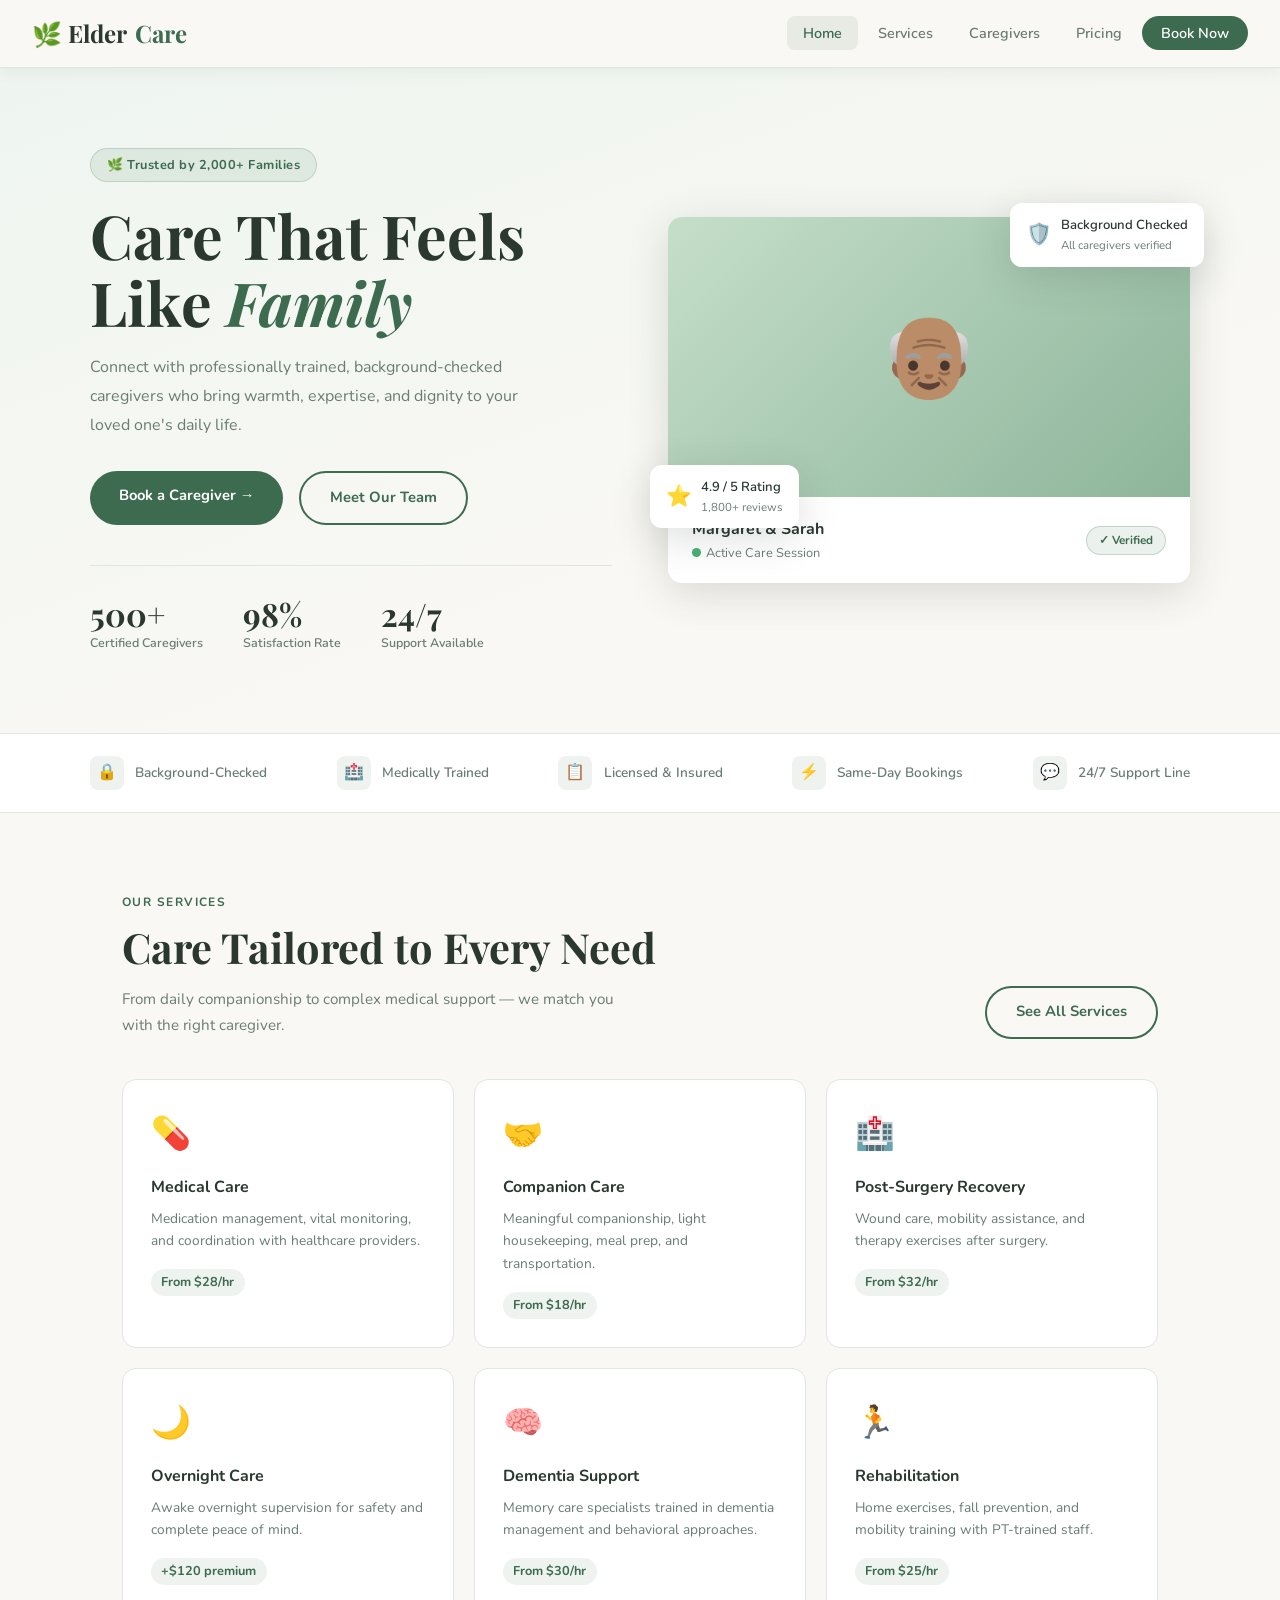
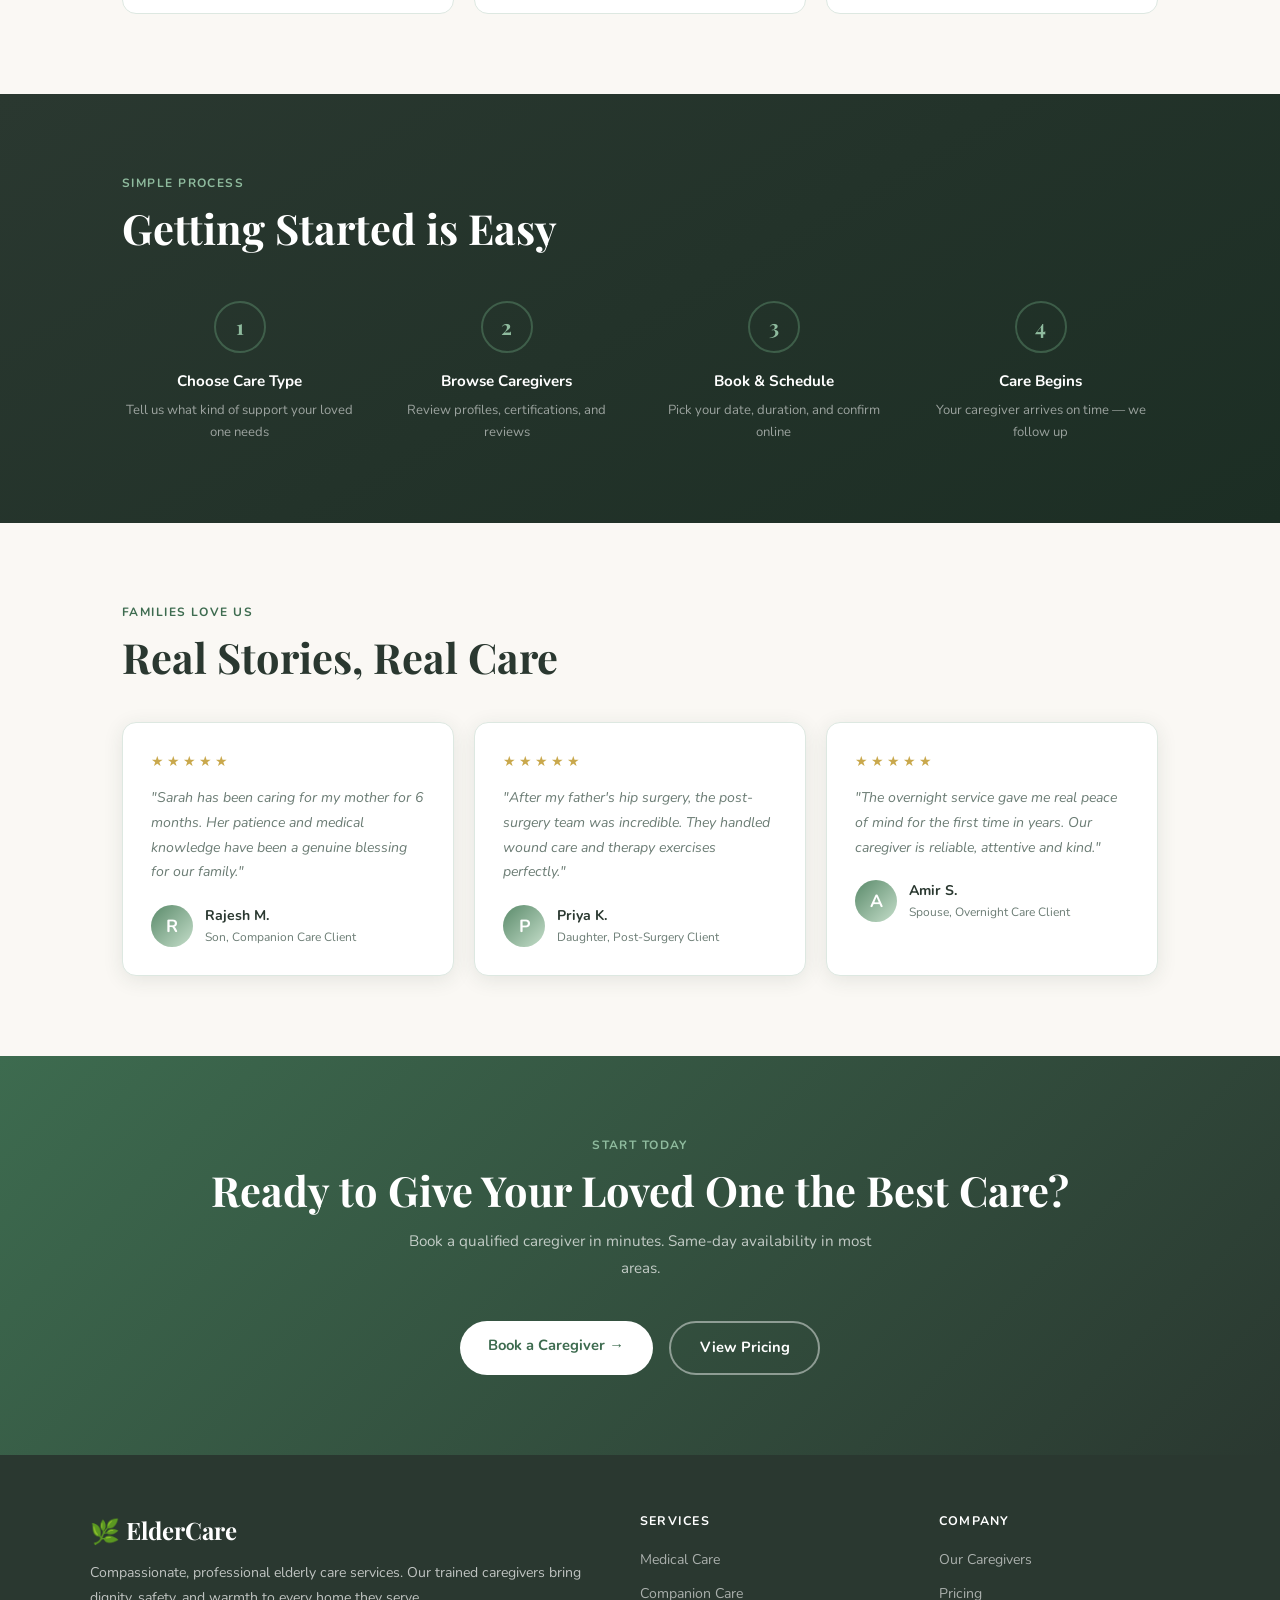
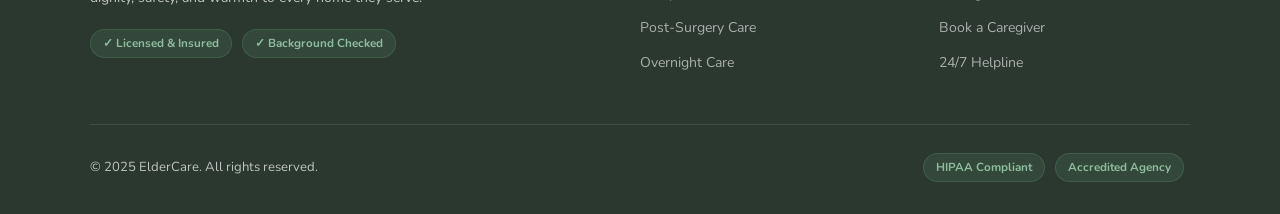
<file: index.html>
<!DOCTYPE html>
<html lang="en">
<head>
  <meta charset="UTF-8" />
  <meta name="viewport" content="width=device-width, initial-scale=1.0" />
  <title>ElderCare – Home</title>
  <link rel="stylesheet" href="style.css" />
  <style>

    /* ---- HERO ---- */
    .hero {
      background: linear-gradient(160deg, #eef5f0 0%, var(--cream) 70%);
      padding: 5rem 2rem;
    }

    .hero-inner {
      max-width: 1100px;
      margin: 0 auto;
      display: grid;
      grid-template-columns: 1fr 1fr;
      gap: 3.5rem;
      align-items: center;
    }

    .hero-tag {
      display: inline-block;
      background-color: rgba(90,138,106,0.12);
      border: 1px solid rgba(90,138,106,0.25);
      color: var(--green-dark);
      padding: 0.35rem 1rem;
      border-radius: 50px;
      font-size: 0.8rem;
      font-weight: 700;
      letter-spacing: 0.04em;
      margin-bottom: 1.25rem;
    }

    .hero h1 {
      font-family: 'Playfair Display', serif;
      font-size: clamp(2.4rem, 5vw, 3.8rem);
      font-weight: 700;
      line-height: 1.1;
      color: var(--charcoal);
      margin-bottom: 1.1rem;
    }

    .hero h1 span {
      color: var(--green-dark);
      font-style: italic;
    }

    .hero-desc {
      color: var(--grey);
      font-size: 1rem;
      line-height: 1.8;
      margin-bottom: 2rem;
      max-width: 460px;
    }

    .hero-btns {
      display: flex;
      gap: 1rem;
      flex-wrap: wrap;
      margin-bottom: 2.5rem;
    }

    .hero-stats {
      display: flex;
      gap: 2.5rem;
      padding-top: 2rem;
      border-top: 1px solid var(--border);
    }

    .stat-num {
      font-family: 'Playfair Display', serif;
      font-size: 2rem;
      font-weight: 700;
      color: var(--charcoal);
      line-height: 1;
    }

    .stat-label {
      font-size: 0.78rem;
      color: var(--grey);
      font-weight: 600;
      margin-top: 3px;
    }

    /* Hero visual card */
    .hero-visual {
      position: relative;
    }

    .hero-main-card {
      background-color: white;
      border-radius: var(--radius);
      box-shadow: var(--shadow-big);
      overflow: hidden;
    }

    .hero-card-img {
      background: linear-gradient(135deg, #c5deca, #8db59a);
      height: 280px;
      display: flex;
      align-items: center;
      justify-content: center;
      font-size: 5rem;
    }

    .hero-card-bottom {
      padding: 1.25rem 1.5rem;
      display: flex;
      align-items: center;
      justify-content: space-between;
    }

    .hero-card-bottom h3 {
      font-size: 1rem;
      font-weight: 700;
      color: var(--charcoal);
    }

    .hero-card-bottom p {
      font-size: 0.8rem;
      color: var(--grey);
    }

    .live-dot {
      display: inline-block;
      width: 9px;
      height: 9px;
      background-color: #4caf72;
      border-radius: 50%;
      margin-right: 5px;
      animation: blink 2s infinite;
    }

    @keyframes blink {
      0%, 100% { opacity: 1; }
      50% { opacity: 0.4; }
    }

    /* floating info cards */
    .float-card {
      position: absolute;
      background-color: white;
      border-radius: 12px;
      padding: 0.75rem 1rem;
      box-shadow: var(--shadow-big);
      display: flex;
      align-items: center;
      gap: 9px;
      font-size: 0.82rem;
      font-weight: 600;
      color: var(--charcoal);
    }

    .float-card-1 { top: -14px; right: -14px; }
    .float-card-2 { bottom: 55px; left: -18px; }
    .float-card .icon { font-size: 1.3rem; }

    /* ---- TRUST BAR ---- */
    .trust-bar {
      background-color: white;
      border-top: 1px solid var(--border);
      border-bottom: 1px solid var(--border);
      padding: 1.4rem 2rem;
    }

    .trust-bar-inner {
      max-width: 1100px;
      margin: 0 auto;
      display: flex;
      justify-content: space-between;
      align-items: center;
      flex-wrap: wrap;
      gap: 1.25rem;
    }

    .trust-item {
      display: flex;
      align-items: center;
      gap: 0.7rem;
      font-size: 0.85rem;
      font-weight: 600;
      color: var(--grey);
    }

    .trust-item .t-icon {
      width: 34px;
      height: 34px;
      background-color: rgba(90,138,106,0.1);
      border-radius: 8px;
      display: flex;
      align-items: center;
      justify-content: center;
      font-size: 1rem;
    }

    /* ---- SERVICES GRID ---- */
    .services-grid {
      display: grid;
      grid-template-columns: repeat(3, 1fr);
      gap: 1.25rem;
      margin-top: 2.5rem;
    }

    .service-card {
      background-color: white;
      border: 1px solid var(--border);
      border-radius: var(--radius);
      padding: 1.75rem;
      transition: all 0.3s;
      position: relative;
      overflow: hidden;
    }

    .service-card::after {
      content: '';
      position: absolute;
      bottom: 0;
      left: 0;
      right: 0;
      height: 3px;
      background-color: var(--green);
      transform: scaleX(0);
      transform-origin: left;
      transition: transform 0.3s;
    }

    .service-card:hover {
      transform: translateY(-4px);
      box-shadow: var(--shadow-big);
    }

    .service-card:hover::after {
      transform: scaleX(1);
    }

    .svc-icon {
      font-size: 2rem;
      margin-bottom: 1rem;
      display: block;
    }

    .service-card h3 {
      font-size: 1rem;
      font-weight: 700;
      color: var(--charcoal);
      margin-bottom: 0.45rem;
    }

    .service-card p {
      font-size: 0.86rem;
      color: var(--grey);
      line-height: 1.65;
      margin-bottom: 1rem;
    }

    .svc-price {
      font-size: 0.8rem;
      font-weight: 700;
      color: var(--green-dark);
      background-color: rgba(90,138,106,0.1);
      padding: 0.2rem 0.65rem;
      border-radius: 50px;
      display: inline-block;
    }

    /* ---- HOW IT WORKS ---- */
    .hiw-section {
      background: linear-gradient(150deg, var(--charcoal) 0%, #1c2e24 100%);
      color: white;
    }

    .steps-grid {
      display: grid;
      grid-template-columns: repeat(4, 1fr);
      gap: 2rem;
      margin-top: 3rem;
    }

    .step-box {
      text-align: center;
    }

    .step-circle {
      width: 52px;
      height: 52px;
      border-radius: 50%;
      border: 2px solid rgba(90,138,106,0.5);
      display: flex;
      align-items: center;
      justify-content: center;
      margin: 0 auto 1rem;
      font-family: 'Playfair Display', serif;
      font-size: 1.3rem;
      font-weight: 700;
      color: var(--green-light);
    }

    .step-box h4 {
      font-size: 0.95rem;
      font-weight: 700;
      margin-bottom: 0.45rem;
    }

    .step-box p {
      font-size: 0.82rem;
      color: rgba(255,255,255,0.55);
      line-height: 1.65;
    }

    /* ---- TESTIMONIALS ---- */
    .testi-grid {
      display: grid;
      grid-template-columns: repeat(3, 1fr);
      gap: 1.25rem;
      margin-top: 2.5rem;
    }

    .testi-card {
      background-color: white;
      border: 1px solid var(--border);
      border-radius: var(--radius);
      padding: 1.75rem;
      box-shadow: var(--shadow);
    }

    .testi-stars {
      color: var(--gold);
      font-size: 0.85rem;
      letter-spacing: 3px;
      margin-bottom: 0.85rem;
    }

    .testi-card p {
      font-size: 0.88rem;
      color: var(--grey);
      line-height: 1.75;
      font-style: italic;
      margin-bottom: 1.25rem;
    }

    .testi-author {
      display: flex;
      align-items: center;
      gap: 0.75rem;
    }

    .testi-avatar {
      width: 42px;
      height: 42px;
      border-radius: 50%;
      background: linear-gradient(135deg, var(--green), #c5deca);
      display: flex;
      align-items: center;
      justify-content: center;
      font-size: 1.1rem;
      font-weight: 700;
      color: white;
    }

    .testi-name {
      font-size: 0.88rem;
      font-weight: 700;
      color: var(--charcoal);
    }

    .testi-role {
      font-size: 0.75rem;
      color: var(--grey);
    }

    /* ---- CTA ---- */
    .cta-section {
      background: linear-gradient(135deg, var(--green-dark) 0%, var(--charcoal) 100%);
      color: white;
      text-align: center;
    }

    .cta-section .section-heading {
      color: white;
    }

    .cta-section .section-sub {
      color: rgba(255,255,255,0.7);
      margin: 0 auto 2.5rem;
    }

    .cta-btns {
      display: flex;
      gap: 1rem;
      justify-content: center;
      flex-wrap: wrap;
    }

    /* RESPONSIVE */
    @media (max-width: 1024px) {
      .steps-grid { grid-template-columns: repeat(2, 1fr); }
      .services-grid { grid-template-columns: repeat(2, 1fr); }
      .testi-grid { grid-template-columns: repeat(2, 1fr); }
    }

    @media (max-width: 768px) {
      .hero-inner { grid-template-columns: 1fr; }
      .hero-visual { display: none; }
      .services-grid { grid-template-columns: 1fr; }
      .testi-grid { grid-template-columns: 1fr; }
    }

    @media (max-width: 480px) {
      .steps-grid { grid-template-columns: 1fr; }
      .hero-stats { gap: 1.5rem; }
      .hero-btns { flex-direction: column; }
    }

  </style>
</head>
<body>

  <!-- ===================== NAVIGATION ===================== -->
  <nav>
    <a href="index.html" class="nav-logo">🌿 Elder<span class="dot">Care</span></a>

    <!-- nav-menu id is used by our hamburger JS below -->
    <ul class="nav-menu" id="nav-menu">
      <li><a href="index.html" class="active">Home</a></li>
      <li><a href="services.html">Services</a></li>
      <li><a href="caregivers.html">Caregivers</a></li>
      <li><a href="pricing.html">Pricing</a></li>
      <li><a href="booking.html" class="nav-book-btn">Book Now</a></li>
    </ul>

    <button class="hamburger-btn" id="hamburger-btn" onclick="toggleMenu()">
      <span></span>
      <span></span>
      <span></span>
    </button>
  </nav>
  <!-- ====================================================== -->


  <!-- HERO -->
  <section class="hero">
    <div class="hero-inner">

      <div class="hero-content">
        <span class="hero-tag">🌿 Trusted by 2,000+ Families</span>
        <h1>Care That Feels Like <span>Family</span></h1>
        <p class="hero-desc">
          Connect with professionally trained, background-checked caregivers who bring warmth,
          expertise, and dignity to your loved one's daily life.
        </p>
        <div class="hero-btns">
          <a href="booking.html" class="btn btn-green">Book a Caregiver →</a>
          <a href="caregivers.html" class="btn btn-outline">Meet Our Team</a>
        </div>
        <div class="hero-stats">
          <div>
            <div class="stat-num">500+</div>
            <div class="stat-label">Certified Caregivers</div>
          </div>
          <div>
            <div class="stat-num">98%</div>
            <div class="stat-label">Satisfaction Rate</div>
          </div>
          <div>
            <div class="stat-num">24/7</div>
            <div class="stat-label">Support Available</div>
          </div>
        </div>
      </div>

      <div class="hero-visual">
        <div class="hero-main-card">
          <div class="hero-card-img">👴🏽</div>
          <div class="hero-card-bottom">
            <div>
              <h3>Margaret & Sarah</h3>
              <p><span class="live-dot"></span>Active Care Session</p>
            </div>
            <span class="trust-badge badge-green">✓ Verified</span>
          </div>
        </div>
        <div class="float-card float-card-1">
          <span class="icon">🛡️</span>
          <div>
            <div>Background Checked</div>
            <div style="color:var(--grey);font-weight:400;font-size:0.72rem;">All caregivers verified</div>
          </div>
        </div>
        <div class="float-card float-card-2">
          <span class="icon">⭐</span>
          <div>
            <div>4.9 / 5 Rating</div>
            <div style="color:var(--grey);font-weight:400;font-size:0.72rem;">1,800+ reviews</div>
          </div>
        </div>
      </div>

    </div>
  </section>

  <!-- TRUST BAR -->
  <div class="trust-bar">
    <div class="trust-bar-inner">
      <div class="trust-item"><div class="t-icon">🔒</div>Background-Checked</div>
      <div class="trust-item"><div class="t-icon">🏥</div>Medically Trained</div>
      <div class="trust-item"><div class="t-icon">📋</div>Licensed & Insured</div>
      <div class="trust-item"><div class="t-icon">⚡</div>Same-Day Bookings</div>
      <div class="trust-item"><div class="t-icon">💬</div>24/7 Support Line</div>
    </div>
  </div>

  <!-- SERVICES OVERVIEW -->
  <section class="section">
    <div class="container">
      <div class="section-tag">Our Services</div>
      <div style="display:flex; justify-content:space-between; align-items:flex-end; flex-wrap:wrap; gap:1rem;">
        <div>
          <h2 class="section-heading">Care Tailored to Every Need</h2>
          <p class="section-sub">From daily companionship to complex medical support — we match you with the right caregiver.</p>
        </div>
        <a href="services.html" class="btn btn-outline">See All Services</a>
      </div>
      <div class="services-grid">
        <div class="service-card">
          <span class="svc-icon">💊</span>
          <h3>Medical Care</h3>
          <p>Medication management, vital monitoring, and coordination with healthcare providers.</p>
          <span class="svc-price">From $28/hr</span>
        </div>
        <div class="service-card">
          <span class="svc-icon">🤝</span>
          <h3>Companion Care</h3>
          <p>Meaningful companionship, light housekeeping, meal prep, and transportation.</p>
          <span class="svc-price">From $18/hr</span>
        </div>
        <div class="service-card">
          <span class="svc-icon">🏥</span>
          <h3>Post-Surgery Recovery</h3>
          <p>Wound care, mobility assistance, and therapy exercises after surgery.</p>
          <span class="svc-price">From $32/hr</span>
        </div>
        <div class="service-card">
          <span class="svc-icon">🌙</span>
          <h3>Overnight Care</h3>
          <p>Awake overnight supervision for safety and complete peace of mind.</p>
          <span class="svc-price">+$120 premium</span>
        </div>
        <div class="service-card">
          <span class="svc-icon">🧠</span>
          <h3>Dementia Support</h3>
          <p>Memory care specialists trained in dementia management and behavioral approaches.</p>
          <span class="svc-price">From $30/hr</span>
        </div>
        <div class="service-card">
          <span class="svc-icon">🏃</span>
          <h3>Rehabilitation</h3>
          <p>Home exercises, fall prevention, and mobility training with PT-trained staff.</p>
          <span class="svc-price">From $25/hr</span>
        </div>
      </div>
    </div>
  </section>

  <!-- HOW IT WORKS -->
  <section class="section hiw-section">
    <div class="container">
      <div class="section-tag" style="color:var(--green-light)">Simple Process</div>
      <h2 class="section-heading" style="color:white;">Getting Started is Easy</h2>
      <div class="steps-grid">
        <div class="step-box">
          <div class="step-circle">1</div>
          <h4>Choose Care Type</h4>
          <p>Tell us what kind of support your loved one needs</p>
        </div>
        <div class="step-box">
          <div class="step-circle">2</div>
          <h4>Browse Caregivers</h4>
          <p>Review profiles, certifications, and reviews</p>
        </div>
        <div class="step-box">
          <div class="step-circle">3</div>
          <h4>Book & Schedule</h4>
          <p>Pick your date, duration, and confirm online</p>
        </div>
        <div class="step-box">
          <div class="step-circle">4</div>
          <h4>Care Begins</h4>
          <p>Your caregiver arrives on time — we follow up</p>
        </div>
      </div>
    </div>
  </section>

  <!-- TESTIMONIALS -->
  <section class="section">
    <div class="container">
      <div class="section-tag">Families Love Us</div>
      <h2 class="section-heading">Real Stories, Real Care</h2>
      <div class="testi-grid">
        <div class="testi-card">
          <div class="testi-stars">★★★★★</div>
          <p>"Sarah has been caring for my mother for 6 months. Her patience and medical knowledge have been a genuine blessing for our family."</p>
          <div class="testi-author">
            <div class="testi-avatar">R</div>
            <div>
              <div class="testi-name">Rajesh M.</div>
              <div class="testi-role">Son, Companion Care Client</div>
            </div>
          </div>
        </div>
        <div class="testi-card">
          <div class="testi-stars">★★★★★</div>
          <p>"After my father's hip surgery, the post-surgery team was incredible. They handled wound care and therapy exercises perfectly."</p>
          <div class="testi-author">
            <div class="testi-avatar">P</div>
            <div>
              <div class="testi-name">Priya K.</div>
              <div class="testi-role">Daughter, Post-Surgery Client</div>
            </div>
          </div>
        </div>
        <div class="testi-card">
          <div class="testi-stars">★★★★★</div>
          <p>"The overnight service gave me real peace of mind for the first time in years. Our caregiver is reliable, attentive and kind."</p>
          <div class="testi-author">
            <div class="testi-avatar">A</div>
            <div>
              <div class="testi-name">Amir S.</div>
              <div class="testi-role">Spouse, Overnight Care Client</div>
            </div>
          </div>
        </div>
      </div>
    </div>
  </section>

  <!-- CTA -->
  <section class="section cta-section">
    <div class="container">
      <div class="section-tag" style="color:var(--green-light)">Start Today</div>
      <h2 class="section-heading">Ready to Give Your Loved One the Best Care?</h2>
      <p class="section-sub">Book a qualified caregiver in minutes. Same-day availability in most areas.</p>
      <div class="cta-btns">
        <a href="booking.html" class="btn btn-white">Book a Caregiver →</a>
        <a href="pricing.html" class="btn btn-outline" style="border-color:rgba(255,255,255,0.45);color:white;">View Pricing</a>
      </div>
    </div>
  </section>


  <!-- ===================== FOOTER ===================== -->
  <footer>
    <div class="footer-top">
      <div>
        <div class="footer-brand-name">🌿 ElderCare</div>
        <p class="footer-desc">Compassionate, professional elderly care services. Our trained caregivers bring dignity, safety, and warmth to every home they serve.</p>
        <span class="footer-pill">✓ Licensed & Insured</span>
        <span class="footer-pill">✓ Background Checked</span>
      </div>
      <div class="footer-col">
        <div class="footer-col-title">Services</div>
        <ul>
          <li><a href="services.html">Medical Care</a></li>
          <li><a href="services.html">Companion Care</a></li>
          <li><a href="services.html">Post-Surgery Care</a></li>
          <li><a href="services.html">Overnight Care</a></li>
        </ul>
      </div>
      <div class="footer-col">
        <div class="footer-col-title">Company</div>
        <ul>
          <li><a href="caregivers.html">Our Caregivers</a></li>
          <li><a href="pricing.html">Pricing</a></li>
          <li><a href="booking.html">Book a Caregiver</a></li>
          <li><a href="#">24/7 Helpline</a></li>
        </ul>
      </div>
    </div>
    <div class="footer-bottom">
      <p>© 2025 ElderCare. All rights reserved.</p>
      <div>
        <span class="footer-pill">HIPAA Compliant</span>
        <span class="footer-pill">Accredited Agency</span>
      </div>
    </div>
  </footer>
  <!-- ==================================================== -->


  <!-- ===================== JAVASCRIPT =====================
       Only concepts used here:
       - getElementById()
       - innerHTML
       - Variables (var)
       - if / else
       - Functions
       - onclick (called directly from HTML button)
  ========================================================== -->
  <script>

    // --- HAMBURGER MENU ---
    // We grab the nav menu element by its id
    // Then we check if it currently has the open class, and toggle it

    function toggleMenu() {
      var menu = document.getElementById("nav-menu");

      // if the menu already has "menu-open", remove it. Otherwise add it.
      if (menu.className === "nav-menu menu-open") {
        menu.className = "nav-menu";
      } else {
        menu.className = "nav-menu menu-open";
      }
    }

  </script>

</body>
</html>
</file>
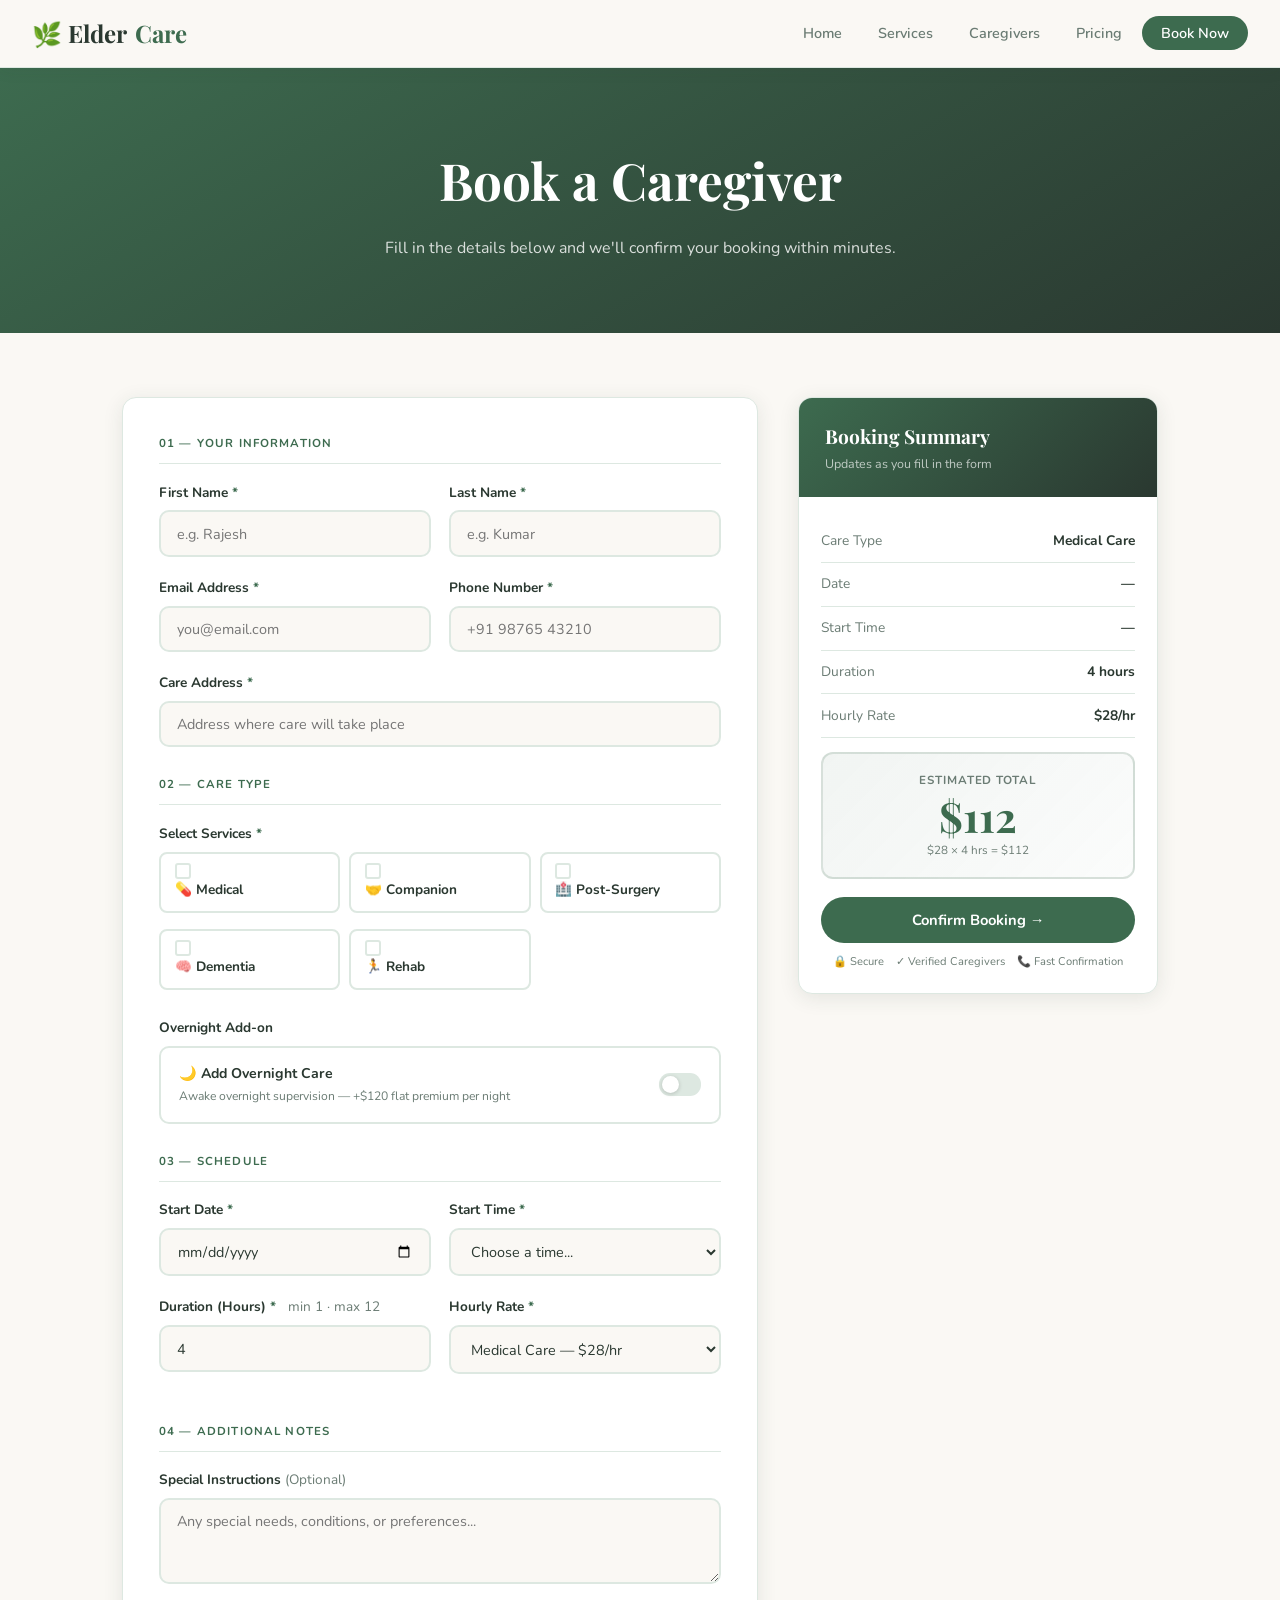
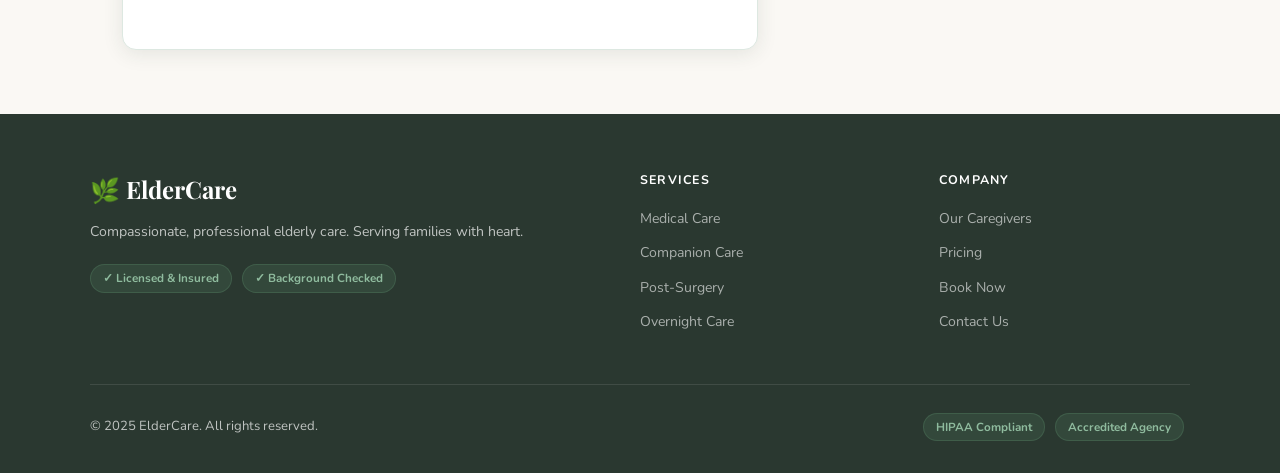
<file: booking.html>
<!DOCTYPE html>
<html lang="en">
<head>
  <meta charset="UTF-8" />
  <meta name="viewport" content="width=device-width, initial-scale=1.0" />
  <title>Book a Caregiver – ElderCare</title>
  <link rel="stylesheet" href="style.css" />
  <style>

    .booking-section { padding: 4rem 0; }

    /* Two-column layout: form left, summary right */
    .booking-layout {
      display: grid;
      grid-template-columns: 1fr 360px;
      gap: 2.5rem;
      align-items: start;
    }

    /* ---- FORM CARD ---- */
    .form-card {
      background-color: white;
      border: 1px solid var(--border);
      border-radius: var(--radius);
      padding: 2.25rem;
      box-shadow: var(--shadow);
    }

    .form-section-title {
      font-size: 0.72rem;
      font-weight: 700;
      text-transform: uppercase;
      letter-spacing: 0.1em;
      color: var(--green-dark);
      margin-bottom: 1.1rem;
      padding-bottom: 0.65rem;
      border-bottom: 1px solid var(--border);
    }

    .form-group {
      margin-bottom: 1.25rem;
    }

    .form-group label {
      display: block;
      font-size: 0.85rem;
      font-weight: 700;
      color: var(--charcoal);
      margin-bottom: 0.45rem;
    }

    .form-group label .req { color: var(--green-dark); }

    .form-input {
      width: 100%;
      padding: 0.7rem 1rem;
      border: 2px solid var(--border);
      border-radius: 10px;
      font-size: 0.9rem;
      font-family: 'Nunito', sans-serif;
      color: var(--charcoal);
      background-color: var(--cream);
      outline: none;
      transition: border-color 0.2s, background-color 0.2s;
    }

    .form-input:focus {
      border-color: var(--green);
      background-color: white;
    }

    /* Red border on invalid */
    .form-input.invalid { border-color: #e05555; background-color: rgba(224,85,85,0.04); }

    .err-msg {
      font-size: 0.77rem;
      color: #e05555;
      margin-top: 0.35rem;
      display: none;   /* JS sets this to "block" when needed */
    }

    /* Two inputs side by side */
    .form-row {
      display: grid;
      grid-template-columns: 1fr 1fr;
      gap: 1.1rem;
    }

    /* ---- CARE TYPE CHECKBOXES ---- */
    .care-check-grid {
      display: grid;
      grid-template-columns: repeat(3, 1fr);
      gap: 0.55rem;
    }

    .cc-item input[type="checkbox"] {
      position: absolute;
      opacity: 0;
      width: 0;
      height: 0;
    }

    .cc-item { position: relative; }

    .cc-label {
      display: flex;
      align-items: center;
      gap: 0.5rem;
      padding: 0.6rem 0.85rem;
      border: 2px solid var(--border);
      border-radius: 8px;
      cursor: pointer;
      font-size: 0.82rem;
      font-weight: 600;
      color: var(--grey);
      transition: all 0.2s;
    }

    .cc-label:hover { border-color: var(--green-light); color: var(--charcoal); }

    .cc-item input:checked + .cc-label {
      border-color: var(--green-dark);
      color: var(--green-dark);
      background-color: rgba(61,107,79,0.06);
    }

    .cc-tick {
      width: 16px;
      height: 16px;
      border: 2px solid var(--border);
      border-radius: 3px;
      display: flex;
      align-items: center;
      justify-content: center;
      font-size: 0.6rem;
      color: white;
      flex-shrink: 0;
      transition: all 0.18s;
    }

    .cc-item input:checked + .cc-label .cc-tick {
      background-color: var(--green-dark);
      border-color: var(--green-dark);
    }

    .cc-tick::after { content: '✓'; opacity: 0; transition: opacity 0.15s; }
    .cc-item input:checked + .cc-label .cc-tick::after { opacity: 1; }

    /* ---- OVERNIGHT TOGGLE ---- */
    .overnight-row {
      display: flex;
      align-items: center;
      justify-content: space-between;
      padding: 0.95rem 1.1rem;
      border: 2px solid var(--border);
      border-radius: 10px;
      cursor: pointer;
      transition: all 0.2s;
    }

    .overnight-row:hover { border-color: var(--gold); }
    .overnight-row.on { border-color: var(--gold); background-color: rgba(201,168,76,0.05); }

    .overnight-info h4 { font-size: 0.88rem; font-weight: 700; color: var(--charcoal); margin-bottom: 0.1rem; }
    .overnight-info p  { font-size: 0.76rem; color: var(--grey); }

    .toggle-pill {
      width: 42px;
      height: 23px;
      background-color: var(--border);
      border-radius: 11px;
      position: relative;
      transition: background-color 0.25s;
      flex-shrink: 0;
    }

    .toggle-pill.on { background-color: var(--gold); }

    .toggle-pill::after {
      content: '';
      position: absolute;
      top: 3px;
      left: 3px;
      width: 17px;
      height: 17px;
      border-radius: 50%;
      background-color: white;
      box-shadow: 0 1px 4px rgba(0,0,0,0.18);
      transition: left 0.25s;
    }

    .toggle-pill.on::after { left: 22px; }

    /* ---- SUMMARY PANEL ---- */
    .summary-panel {
      background-color: white;
      border: 1px solid var(--border);
      border-radius: var(--radius);
      overflow: hidden;
      box-shadow: var(--shadow);
      position: sticky;
      top: 90px;
    }

    .sum-header {
      background: linear-gradient(135deg, var(--green-dark), var(--charcoal));
      color: white;
      padding: 1.4rem 1.6rem;
    }

    .sum-header h3 {
      font-family: 'Playfair Display', serif;
      font-size: 1.2rem;
      font-weight: 700;
      margin-bottom: 0.2rem;
    }

    .sum-header p { font-size: 0.78rem; opacity: 0.68; }

    .sum-body { padding: 1.4rem; }

    .sum-line {
      display: flex;
      justify-content: space-between;
      align-items: center;
      font-size: 0.86rem;
      padding: 0.65rem 0;
      border-bottom: 1px solid var(--border);
    }

    .sum-line:last-of-type { border-bottom: none; }
    .sum-line .s-label { color: var(--grey); }
    .sum-line .s-value { font-weight: 700; color: var(--charcoal); }

    /* Overnight line — hidden unless overnight is on */
    .sum-overnight {
      display: none;   /* JS sets to "flex" when overnight is toggled */
      justify-content: space-between;
      align-items: center;
      background-color: rgba(201,168,76,0.08);
      border: 1px solid rgba(201,168,76,0.25);
      border-radius: 8px;
      padding: 0.65rem 0.9rem;
      font-size: 0.84rem;
      margin: 0.5rem 0;
    }

    .sum-overnight .ov-label { color: #7a5e00; font-weight: 700; }
    .sum-overnight .ov-val   { color: #7a5e00; font-weight: 700; }

    .sum-total-box {
      background: linear-gradient(135deg, rgba(61,107,79,0.07), rgba(61,107,79,0.02));
      border: 2px solid rgba(61,107,79,0.18);
      border-radius: 12px;
      padding: 1.1rem;
      text-align: center;
      margin-top: 0.85rem;
    }

    .sum-total-label {
      font-size: 0.73rem;
      font-weight: 700;
      text-transform: uppercase;
      letter-spacing: 0.08em;
      color: var(--grey);
      margin-bottom: 0.3rem;
    }

    .sum-total-amount {
      font-family: 'Playfair Display', serif;
      font-size: 2.6rem;
      font-weight: 700;
      color: var(--green-dark);
      line-height: 1;
    }

    .sum-formula {
      font-size: 0.73rem;
      color: var(--grey);
      margin-top: 0.3rem;
    }

    .sum-footer {
      margin-top: 1.1rem;
      display: flex;
      flex-direction: column;
      gap: 0.65rem;
    }

    .sum-footer .btn { width: 100%; text-align: center; }

    .trust-row {
      display: flex;
      justify-content: center;
      gap: 0.75rem;
      flex-wrap: wrap;
    }

    .trust-row span {
      font-size: 0.7rem;
      color: var(--grey);
    }

    /* ---- CONFIRMATION POPUP ---- */
    .popup-overlay {
      display: none;    /* JS changes to "flex" on submit */
      position: fixed;
      inset: 0;
      background-color: rgba(42,56,48,0.55);
      backdrop-filter: blur(6px);
      z-index: 2000;
      align-items: center;
      justify-content: center;
      padding: 2rem;
    }

    .popup-card {
      background-color: white;
      border-radius: 18px;
      padding: 2.5rem;
      max-width: 460px;
      width: 100%;
      text-align: center;
      animation: popUp 0.4s cubic-bezier(0.34, 1.56, 0.64, 1);
    }

    @keyframes popUp {
      from { opacity: 0; transform: scale(0.82); }
      to   { opacity: 1; transform: scale(1); }
    }

    .popup-icon {
      width: 72px;
      height: 72px;
      background: linear-gradient(135deg, var(--green), var(--green-dark));
      border-radius: 50%;
      display: flex;
      align-items: center;
      justify-content: center;
      font-size: 1.8rem;
      margin: 0 auto 1.25rem;
    }

    .popup-card h2 {
      font-family: 'Playfair Display', serif;
      font-size: 1.75rem;
      color: var(--charcoal);
      margin-bottom: 0.65rem;
    }

    .popup-card p { font-size: 0.9rem; color: var(--grey); line-height: 1.7; margin-bottom: 1.25rem; }

    .popup-details {
      background-color: var(--cream);
      border-radius: 10px;
      padding: 1.1rem;
      text-align: left;
      margin-bottom: 1.5rem;
      font-size: 0.84rem;
    }

    .popup-details p { color: var(--charcoal); margin-bottom: 0.3rem; }
    .popup-details strong { color: var(--green-dark); }

    /* Responsive */
    @media (max-width: 1024px) {
      .booking-layout { grid-template-columns: 1fr; }
      .summary-panel  { position: static; }
      .care-check-grid { grid-template-columns: repeat(2, 1fr); }
    }

    @media (max-width: 768px) {
      .form-row { grid-template-columns: 1fr; }
      .care-check-grid { grid-template-columns: repeat(2, 1fr); }
    }

    @media (max-width: 480px) {
      .form-card { padding: 1.4rem; }
      .care-check-grid { grid-template-columns: 1fr; }
    }

  </style>
</head>
<body>

  <!-- NAV -->
  <nav>
    <a href="index.html" class="nav-logo">🌿 Elder<span class="dot">Care</span></a>
    <ul class="nav-menu" id="nav-menu">
      <li><a href="index.html">Home</a></li>
      <li><a href="services.html">Services</a></li>
      <li><a href="caregivers.html">Caregivers</a></li>
      <li><a href="pricing.html">Pricing</a></li>
      <li><a href="booking.html" class="nav-book-btn active">Book Now</a></li>
    </ul>
    <button class="hamburger-btn" onclick="toggleMenu()">
      <span></span><span></span><span></span>
    </button>
  </nav>

  <!-- PAGE BANNER -->
  <div class="page-banner">
    <h1>Book a Caregiver</h1>
    <p>Fill in the details below and we'll confirm your booking within minutes.</p>
  </div>

  <section class="booking-section">
    <div class="container">
      <div class="booking-layout">

        <!-- ===== FORM ===== -->
        <div class="form-card">

          <!-- Section 1: Your Info -->
          <div class="form-section-title">01 — Your Information</div>

          <div class="form-row">
            <div class="form-group">
              <label>First Name <span class="req">*</span></label>
              <input type="text" class="form-input" id="inp-fname" placeholder="e.g. Rajesh" />
              <div class="err-msg" id="err-fname">Please enter your first name</div>
            </div>
            <div class="form-group">
              <label>Last Name <span class="req">*</span></label>
              <input type="text" class="form-input" id="inp-lname" placeholder="e.g. Kumar" />
              <div class="err-msg" id="err-lname">Please enter your last name</div>
            </div>
          </div>

          <div class="form-row">
            <div class="form-group">
              <label>Email Address <span class="req">*</span></label>
              <input type="email" class="form-input" id="inp-email" placeholder="you@email.com" />
              <div class="err-msg" id="err-email">Please enter a valid email</div>
            </div>
            <div class="form-group">
              <label>Phone Number <span class="req">*</span></label>
              <input type="tel" class="form-input" id="inp-phone" placeholder="+91 98765 43210" />
              <div class="err-msg" id="err-phone">Please enter your phone number</div>
            </div>
          </div>

          <div class="form-group">
            <label>Care Address <span class="req">*</span></label>
            <input type="text" class="form-input" id="inp-address" placeholder="Address where care will take place" />
            <div class="err-msg" id="err-address">Please enter the care address</div>
          </div>

          <!-- Section 2: Care Type -->
          <div class="form-section-title" style="margin-top:1.75rem">02 — Care Type</div>

          <div class="form-group">
            <label>Select Services <span class="req">*</span></label>
            <div class="care-check-grid">

              <div class="cc-item">
                <input type="checkbox" id="c-medical" value="Medical Care" />
                <label class="cc-label" for="c-medical">
                  <span class="cc-tick"></span>💊 Medical
                </label>
              </div>

              <div class="cc-item">
                <input type="checkbox" id="c-companion" value="Companion Care" />
                <label class="cc-label" for="c-companion">
                  <span class="cc-tick"></span>🤝 Companion
                </label>
              </div>

              <div class="cc-item">
                <input type="checkbox" id="c-surgery" value="Post-Surgery" />
                <label class="cc-label" for="c-surgery">
                  <span class="cc-tick"></span>🏥 Post-Surgery
                </label>
              </div>

              <div class="cc-item">
                <input type="checkbox" id="c-dementia" value="Dementia Care" />
                <label class="cc-label" for="c-dementia">
                  <span class="cc-tick"></span>🧠 Dementia
                </label>
              </div>

              <div class="cc-item">
                <input type="checkbox" id="c-rehab" value="Rehabilitation" />
                <label class="cc-label" for="c-rehab">
                  <span class="cc-tick"></span>🏃 Rehab
                </label>
              </div>

            </div>
            <div class="err-msg" id="err-care">Please select at least one service</div>
          </div>

          <!-- Overnight toggle -->
          <div class="form-group">
            <label>Overnight Add-on</label>
            <div class="overnight-row" id="overnight-row" onclick="toggleOvernight()">
              <div class="overnight-info">
                <h4>🌙 Add Overnight Care</h4>
                <p>Awake overnight supervision — +$120 flat premium per night</p>
              </div>
              <div class="toggle-pill" id="toggle-pill"></div>
            </div>
          </div>

          <!-- Section 3: Schedule -->
          <div class="form-section-title" style="margin-top:1.75rem">03 — Schedule</div>

          <div class="form-row">
            <div class="form-group">
              <label>Start Date <span class="req">*</span></label>
              <input type="date" class="form-input" id="inp-date" />
              <div class="err-msg" id="err-date">Please select a date</div>
            </div>
            <div class="form-group">
              <label>Start Time <span class="req">*</span></label>
              <select class="form-input" id="inp-time" onchange="updateSummary()">
                <option value="">Choose a time...</option>
                <option>6:00 AM</option>
                <option>7:00 AM</option>
                <option>8:00 AM</option>
                <option>9:00 AM</option>
                <option>10:00 AM</option>
                <option>11:00 AM</option>
                <option>12:00 PM</option>
                <option>1:00 PM</option>
                <option>2:00 PM</option>
                <option>3:00 PM</option>
                <option>4:00 PM</option>
                <option>5:00 PM</option>
                <option>6:00 PM</option>
              </select>
              <div class="err-msg" id="err-time">Please select a time</div>
            </div>
          </div>

          <div class="form-row">
            <div class="form-group">
              <label>Duration (Hours) <span class="req">*</span> &nbsp;
                <span style="font-weight:400;color:var(--grey)">min 1 · max 12</span>
              </label>
              <input type="number" class="form-input" id="inp-hours"
                     value="4" min="1" max="12"
                     onchange="updateSummary()" oninput="updateSummary()" />
              <div class="err-msg" id="err-hours">Duration must be between 1 and 12 hours</div>
            </div>
            <div class="form-group">
              <label>Hourly Rate <span class="req">*</span></label>
              <select class="form-input" id="inp-rate" onchange="updateSummary()">
                <option value="18">Companion Care — $18/hr</option>
                <option value="28" selected>Medical Care — $28/hr</option>
                <option value="32">Post-Surgery — $32/hr</option>
                <option value="30">Dementia Care — $30/hr</option>
                <option value="25">Rehabilitation — $25/hr</option>
              </select>
            </div>
          </div>

          <!-- Section 4: Notes -->
          <div class="form-section-title" style="margin-top:1.75rem">04 — Additional Notes</div>
          <div class="form-group">
            <label>Special Instructions <span style="font-weight:400;color:var(--grey)">(Optional)</span></label>
            <textarea class="form-input" id="inp-notes" rows="3"
              placeholder="Any special needs, conditions, or preferences..."></textarea>
          </div>

        </div><!-- end form-card -->


        <!-- ===== SUMMARY PANEL ===== -->
        <div class="summary-panel">
          <div class="sum-header">
            <h3>Booking Summary</h3>
            <p>Updates as you fill in the form</p>
          </div>
          <div class="sum-body">

            <div class="sum-line">
              <span class="s-label">Care Type</span>
              <span class="s-value" id="sum-care">—</span>
            </div>
            <div class="sum-line">
              <span class="s-label">Date</span>
              <span class="s-value" id="sum-date">—</span>
            </div>
            <div class="sum-line">
              <span class="s-label">Start Time</span>
              <span class="s-value" id="sum-time">—</span>
            </div>
            <div class="sum-line">
              <span class="s-label">Duration</span>
              <span class="s-value" id="sum-duration">4 hours</span>
            </div>
            <div class="sum-line">
              <span class="s-label">Hourly Rate</span>
              <span class="s-value" id="sum-rate">$28/hr</span>
            </div>

            <!-- Hidden overnight line — shown by JS -->
            <div class="sum-overnight" id="sum-overnight">
              <span class="ov-label">🌙 Overnight Premium</span>
              <span class="ov-val">+$120</span>
            </div>

            <div class="sum-total-box">
              <div class="sum-total-label">Estimated Total</div>
              <div class="sum-total-amount" id="sum-total">$112</div>
              <div class="sum-formula" id="sum-formula">$28 × 4 hrs = $112</div>
            </div>

            <div class="sum-footer">
              <!-- onclick calls our submitBooking() function -->
              <button class="btn btn-green" onclick="submitBooking()">Confirm Booking →</button>
              <div class="trust-row">
                <span>🔒 Secure</span>
                <span>✓ Verified Caregivers</span>
                <span>📞 Fast Confirmation</span>
              </div>
            </div>

          </div>
        </div><!-- end summary panel -->

      </div><!-- end booking-layout -->
    </div>
  </section>


  <!-- ===== CONFIRMATION POPUP ===== -->
  <div class="popup-overlay" id="popup-overlay">
    <div class="popup-card">
      <div class="popup-icon">✅</div>
      <h2>Booking Confirmed!</h2>
      <p>Your caregiver has been booked. You'll receive an email confirmation shortly.</p>
      <!-- JS writes the details into this div -->
      <div class="popup-details" id="popup-details"></div>
      <a href="index.html" class="btn btn-green" style="width:100%;display:block;text-align:center;">Return to Home →</a>
    </div>
  </div>


  <!-- FOOTER -->
  <footer>
    <div class="footer-top">
      <div>
        <div class="footer-brand-name">🌿 ElderCare</div>
        <p class="footer-desc">Compassionate, professional elderly care. Serving families with heart.</p>
        <span class="footer-pill">✓ Licensed & Insured</span>
        <span class="footer-pill">✓ Background Checked</span>
      </div>
      <div class="footer-col">
        <div class="footer-col-title">Services</div>
        <ul>
          <li><a href="services.html">Medical Care</a></li>
          <li><a href="services.html">Companion Care</a></li>
          <li><a href="services.html">Post-Surgery</a></li>
          <li><a href="services.html">Overnight Care</a></li>
        </ul>
      </div>
      <div class="footer-col">
        <div class="footer-col-title">Company</div>
        <ul>
          <li><a href="caregivers.html">Our Caregivers</a></li>
          <li><a href="pricing.html">Pricing</a></li>
          <li><a href="booking.html">Book Now</a></li>
          <li><a href="#">Contact Us</a></li>
        </ul>
      </div>
    </div>
    <div class="footer-bottom">
      <p>© 2025 ElderCare. All rights reserved.</p>
      <div>
        <span class="footer-pill">HIPAA Compliant</span>
        <span class="footer-pill">Accredited Agency</span>
      </div>
    </div>
  </footer>


  <!-- ============================================================
       JAVASCRIPT — Concepts used:
       · getElementById()          — find elements by id
       · .innerHTML                — write content into an element
       · .style.display            — show / hide elements
       · .value                    — read input / select values
       · .checked                  — read checkbox state
       · .className                — set CSS classes
       · Variables (var)           — store data
       · if / else                 — conditional logic
       · Functions                 — reusable code blocks
       · Arithmetic (+, *, Number) — calculate the total cost
       · onclick (in HTML)         — trigger functions on click
       · onchange / oninput        — trigger on input change
  ============================================================= -->
  <script>

    // ============ GLOBAL STATE ============
    // We use a simple variable to track whether overnight is on or off
    var overnightOn = false;

    // Set today as the minimum selectable date
    var today = new Date();
    var yyyy  = today.getFullYear();
    var mm    = today.getMonth() + 1;          // months are 0-indexed
    var dd    = today.getDate();

    // Pad single digits with a zero: e.g. 5 → "05"
    if (mm < 10) { mm = "0" + mm; }
    if (dd < 10) { dd = "0" + dd; }

    document.getElementById("inp-date").min = yyyy + "-" + mm + "-" + dd;


    // ============ HAMBURGER MENU ============
    function toggleMenu() {
      var menu = document.getElementById("nav-menu");
      if (menu.className === "nav-menu menu-open") {
        menu.className = "nav-menu";
      } else {
        menu.className = "nav-menu menu-open";
      }
    }


    // ============ OVERNIGHT TOGGLE ============
    function toggleOvernight() {
      var pill = document.getElementById("toggle-pill");
      var row  = document.getElementById("overnight-row");

      // Flip the boolean
      if (overnightOn === false) {
        overnightOn = true;
        pill.className = "toggle-pill on";
        row.className  = "overnight-row on";
      } else {
        overnightOn = false;
        pill.className = "toggle-pill";
        row.className  = "overnight-row";
      }

      // Recalculate total after toggling
      updateSummary();
    }


    // ============ UPDATE SUMMARY PANEL ============
    // This runs every time the user changes the hours, rate, date or time
    function updateSummary() {

      // Read current values from the form inputs
      var hours     = Number(document.getElementById("inp-hours").value);
      var rate      = Number(document.getElementById("inp-rate").value);
      var dateVal   = document.getElementById("inp-date").value;
      var timeVal   = document.getElementById("inp-time").value;

      // Get the selected rate option text (e.g. "Medical Care — $28/hr")
      var rateSelect = document.getElementById("inp-rate");
      var rateText   = rateSelect.options[rateSelect.selectedIndex].text;
      // Show just the first part: "Medical Care"
      var careLabel  = rateText.split(" —")[0];

      // ---- Update each summary line ----
      document.getElementById("sum-care").innerHTML = careLabel;
      document.getElementById("sum-rate").innerHTML = "$" + rate + "/hr";
      document.getElementById("sum-duration").innerHTML = hours + " hour" + (hours !== 1 ? "s" : "");

      // Format the date nicely if one is selected
      if (dateVal !== "") {
        // dateVal is "YYYY-MM-DD" — we split it and rearrange
        var parts = dateVal.split("-");
        document.getElementById("sum-date").innerHTML = parts[2] + "/" + parts[1] + "/" + parts[0];
      } else {
        document.getElementById("sum-date").innerHTML = "—";
      }

      if (timeVal !== "") {
        document.getElementById("sum-time").innerHTML = timeVal;
      } else {
        document.getElementById("sum-time").innerHTML = "—";
      }

      // ---- COST CALCULATION ----
      // hourly cost = rate × hours
      var hourlyCost = rate * hours;

      // overnight premium is $120 if overnight is on, else $0
      var overnightCost = 0;
      if (overnightOn === true) {
        overnightCost = 120;
      }

      // total = hourly cost + overnight cost
      var total = hourlyCost + overnightCost;

      // Show or hide the overnight line
      var overnightLine = document.getElementById("sum-overnight");
      if (overnightOn === true) {
        overnightLine.style.display = "flex";
      } else {
        overnightLine.style.display = "none";
      }

      // Write the total and formula
      document.getElementById("sum-total").innerHTML = "$" + total;

      if (overnightOn === true) {
        document.getElementById("sum-formula").innerHTML = "$" + rate + " × " + hours + " hrs + $120 overnight = $" + total;
      } else {
        document.getElementById("sum-formula").innerHTML = "$" + rate + " × " + hours + " hrs = $" + total;
      }
    }


    // ============ FORM VALIDATION & SUBMIT ============
    function submitBooking() {

      // We'll track if everything is valid
      var isValid = true;

      // --- Helper: mark a field as invalid or valid ---
      // We do this individually for each field using getElementById

      var fname   = document.getElementById("inp-fname").value.trim();
      var lname   = document.getElementById("inp-lname").value.trim();
      var email   = document.getElementById("inp-email").value.trim();
      var phone   = document.getElementById("inp-phone").value.trim();
      var address = document.getElementById("inp-address").value.trim();
      var date    = document.getElementById("inp-date").value;
      var time    = document.getElementById("inp-time").value;
      var hours   = Number(document.getElementById("inp-hours").value);

      // Check first name
      if (fname === "") {
        document.getElementById("inp-fname").className = "form-input invalid";
        document.getElementById("err-fname").style.display = "block";
        isValid = false;
      } else {
        document.getElementById("inp-fname").className = "form-input";
        document.getElementById("err-fname").style.display = "none";
      }

      // Check last name
      if (lname === "") {
        document.getElementById("inp-lname").className = "form-input invalid";
        document.getElementById("err-lname").style.display = "block";
        isValid = false;
      } else {
        document.getElementById("inp-lname").className = "form-input";
        document.getElementById("err-lname").style.display = "none";
      }

      // Check email — must contain "@"
      if (email === "" || email.indexOf("@") === -1) {
        document.getElementById("inp-email").className = "form-input invalid";
        document.getElementById("err-email").style.display = "block";
        isValid = false;
      } else {
        document.getElementById("inp-email").className = "form-input";
        document.getElementById("err-email").style.display = "none";
      }

      // Check phone
      if (phone === "") {
        document.getElementById("inp-phone").className = "form-input invalid";
        document.getElementById("err-phone").style.display = "block";
        isValid = false;
      } else {
        document.getElementById("inp-phone").className = "form-input";
        document.getElementById("err-phone").style.display = "none";
      }

      // Check address
      if (address === "") {
        document.getElementById("inp-address").className = "form-input invalid";
        document.getElementById("err-address").style.display = "block";
        isValid = false;
      } else {
        document.getElementById("inp-address").className = "form-input";
        document.getElementById("err-address").style.display = "none";
      }

      // Check that at least one care type is ticked
      var anyChecked = false;
      if (document.getElementById("c-medical").checked)    { anyChecked = true; }
      if (document.getElementById("c-companion").checked)  { anyChecked = true; }
      if (document.getElementById("c-surgery").checked)    { anyChecked = true; }
      if (document.getElementById("c-dementia").checked)   { anyChecked = true; }
      if (document.getElementById("c-rehab").checked)      { anyChecked = true; }

      if (anyChecked === false) {
        document.getElementById("err-care").style.display = "block";
        isValid = false;
      } else {
        document.getElementById("err-care").style.display = "none";
      }

      // Check date
      if (date === "") {
        document.getElementById("inp-date").className = "form-input invalid";
        document.getElementById("err-date").style.display = "block";
        isValid = false;
      } else {
        document.getElementById("inp-date").className = "form-input";
        document.getElementById("err-date").style.display = "none";
      }

      // Check time
      if (time === "") {
        document.getElementById("inp-time").className = "form-input invalid";
        document.getElementById("err-time").style.display = "block";
        isValid = false;
      } else {
        document.getElementById("inp-time").className = "form-input";
        document.getElementById("err-time").style.display = "none";
      }

      // Check hours is between 1 and 12
      if (hours < 1 || hours > 12) {
        document.getElementById("inp-hours").className = "form-input invalid";
        document.getElementById("err-hours").style.display = "block";
        isValid = false;
      } else {
        document.getElementById("inp-hours").className = "form-input";
        document.getElementById("err-hours").style.display = "none";
      }

      // ---- If everything is valid, show the confirmation popup ----
      if (isValid === true) {

        var rate     = Number(document.getElementById("inp-rate").value);
        var total    = rate * hours;
        if (overnightOn) { total = total + 120; }

        // Generate a fake booking reference number
        var refNum = "EC-" + Math.floor(100000 + Math.random() * 900000);

        // Build the confirmation HTML string
        var detailsHTML = "";
        detailsHTML = detailsHTML + "<p>👤 <strong>Client:</strong> " + fname + " " + lname + "</p>";
        detailsHTML = detailsHTML + "<p>📅 <strong>Date:</strong> " + date + "</p>";
        detailsHTML = detailsHTML + "<p>⏰ <strong>Time:</strong> " + time + " · " + hours + " hours</p>";
        if (overnightOn) {
          detailsHTML = detailsHTML + "<p>🌙 <strong>Overnight:</strong> Yes (+$120)</p>";
        }
        detailsHTML = detailsHTML + "<p>💰 <strong>Total Cost:</strong> $" + total + "</p>";
        detailsHTML = detailsHTML + "<p>🔖 <strong>Reference:</strong> " + refNum + "</p>";

        document.getElementById("popup-details").innerHTML = detailsHTML;
        document.getElementById("popup-overlay").style.display = "flex";
      }
    }


    // Close the popup if user clicks the dark background
    function closePopup() {
      document.getElementById("popup-overlay").style.display = "none";
    }

    // We attach this to the overlay div below using onclick
    document.getElementById("popup-overlay").onclick = function(e) {
      // Only close if they clicked the overlay itself (not the card inside it)
      if (e.target === document.getElementById("popup-overlay")) {
        closePopup();
      }
    };


    // Run summary once on page load to show default values
    updateSummary();

  </script>

</body>
</html>
</file>
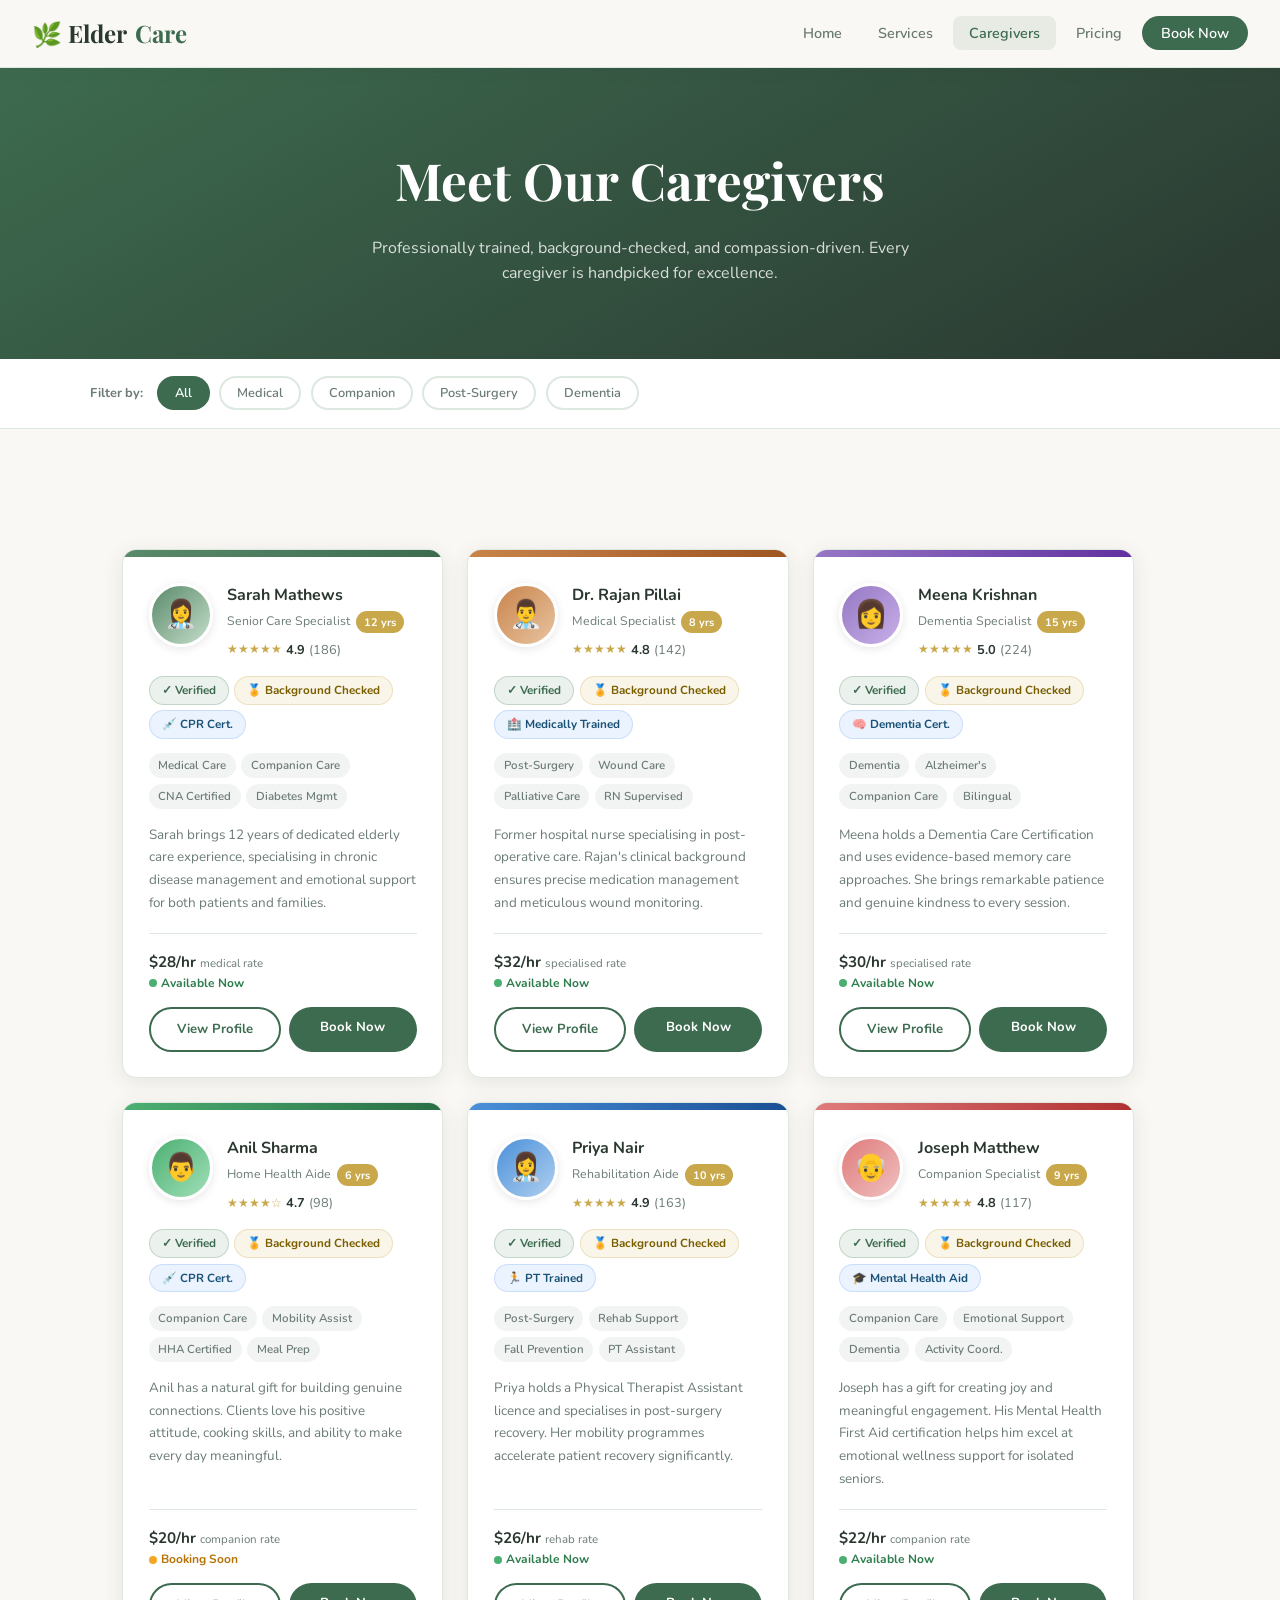
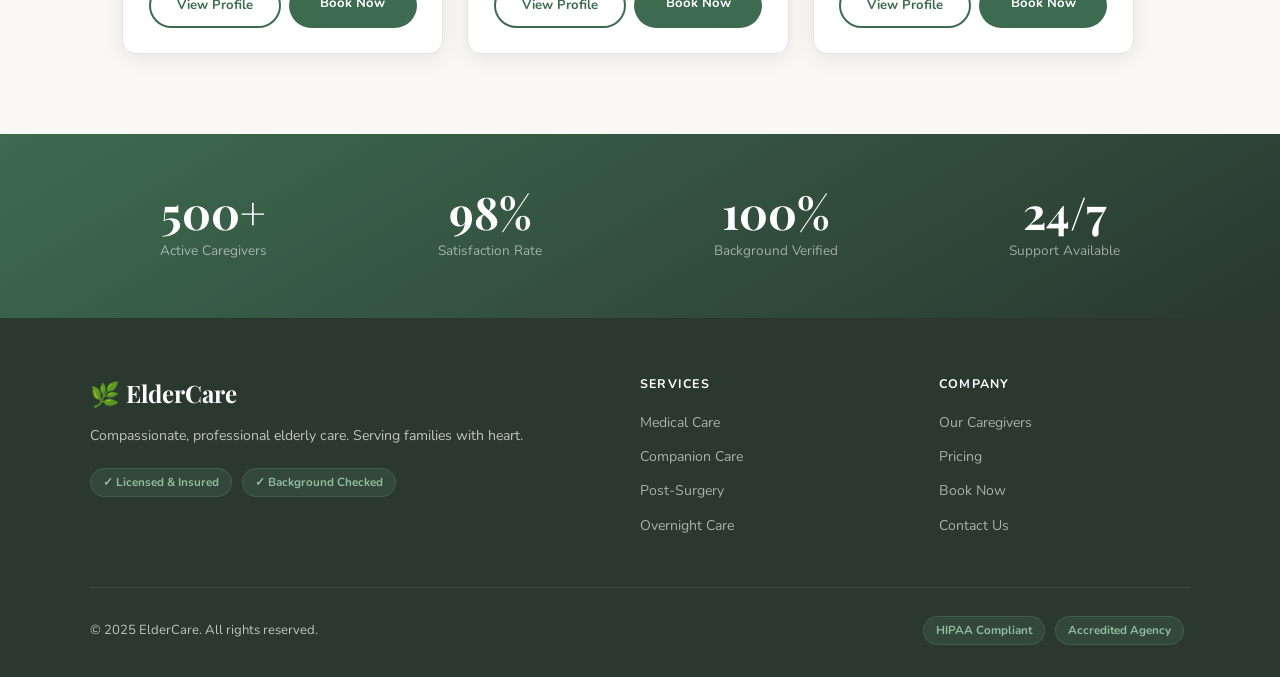
<file: caregivers.html>
<!DOCTYPE html>
<html lang="en">
<head>
  <meta charset="UTF-8" />
  <meta name="viewport" content="width=device-width, initial-scale=1.0" />
  <title>Caregivers – ElderCare</title>
  <link rel="stylesheet" href="style.css" />
  <style>

    /* ---- FILTER BAR ---- */
    .filter-bar {
      background-color: white;
      border-bottom: 1px solid var(--border);
      padding: 1.1rem 2rem;
      position: sticky;
      top: 68px;
      z-index: 100;
    }

    .filter-bar-inner {
      max-width: 1100px;
      margin: 0 auto;
      display: flex;
      align-items: center;
      gap: 0.6rem;
      flex-wrap: wrap;
    }

    .filter-label {
      font-size: 0.8rem;
      font-weight: 700;
      color: var(--grey);
      margin-right: 0.25rem;
    }

    .filter-btn {
      padding: 0.38rem 1rem;
      border: 2px solid var(--border);
      border-radius: 50px;
      background-color: white;
      font-size: 0.8rem;
      font-weight: 600;
      color: var(--grey);
      cursor: pointer;
      font-family: 'Nunito', sans-serif;
      transition: all 0.2s;
    }

    .filter-btn:hover {
      border-color: var(--green);
      color: var(--green-dark);
    }

    .filter-btn.active {
      background-color: var(--green-dark);
      border-color: var(--green-dark);
      color: white;
    }

    /* ---- CAREGIVER CARDS — FLEXBOX LAYOUT ---- */
    .cards-flex {
      display: flex;
      flex-wrap: wrap;
      gap: 1.5rem;
      margin-top: 2.5rem;
    }

    /* Each card takes up 1/3 width (minus gaps) */
    .cg-card {
      flex: 1 1 calc(33.333% - 1.5rem);
      min-width: 270px;
      max-width: calc(33.333% - 1.5rem);
      background-color: white;
      border: 1px solid var(--border);
      border-radius: var(--radius);
      box-shadow: var(--shadow);
      overflow: hidden;
      transition: transform 0.3s, box-shadow 0.3s;
      display: flex;
      flex-direction: column;
    }

    .cg-card:hover {
      transform: translateY(-5px);
      box-shadow: var(--shadow-big);
    }

    /* Coloured top strip */
    .card-strip {
      height: 7px;
      background: linear-gradient(90deg, var(--green), var(--green-dark));
    }

    .card-body {
      padding: 1.6rem;
      flex: 1;
      display: flex;
      flex-direction: column;
    }

    /* Top row: avatar + name */
    .card-top {
      display: flex;
      align-items: flex-start;
      gap: 0.9rem;
      margin-bottom: 1rem;
    }

    .cg-avatar {
      width: 64px;
      height: 64px;
      border-radius: 50%;
      background: linear-gradient(135deg, var(--green), #c5deca);
      display: flex;
      align-items: center;
      justify-content: center;
      font-size: 1.7rem;
      flex-shrink: 0;
      border: 3px solid white;
      box-shadow: 0 2px 10px rgba(0,0,0,0.1);
    }

    .cg-name {
      font-size: 1rem;
      font-weight: 700;
      color: var(--charcoal);
      margin-bottom: 0.18rem;
    }

    .cg-role {
      font-size: 0.77rem;
      color: var(--grey);
      margin-bottom: 0.4rem;
    }

    .years-pill {
      display: inline-block;
      background-color: var(--gold);
      color: white;
      font-size: 0.68rem;
      font-weight: 700;
      padding: 0.15rem 0.5rem;
      border-radius: 50px;
    }

    .cg-rating {
      font-size: 0.8rem;
      display: flex;
      align-items: center;
      gap: 4px;
    }

    .cg-stars { color: var(--gold); font-size: 0.74rem; }

    /* Trust badges row */
    .badge-row {
      display: flex;
      gap: 0.35rem;
      flex-wrap: wrap;
      margin-bottom: 0.85rem;
    }

    /* Experience tags */
    .exp-tags {
      display: flex;
      gap: 0.35rem;
      flex-wrap: wrap;
      margin-bottom: 0.9rem;
    }

    .exp-tag {
      font-size: 0.72rem;
      font-weight: 600;
      padding: 0.22rem 0.6rem;
      background-color: rgba(44,56,48,0.06);
      color: var(--grey);
      border-radius: 50px;
    }

    .cg-bio {
      font-size: 0.84rem;
      color: var(--grey);
      line-height: 1.7;
      flex: 1;
      margin-bottom: 1.1rem;
    }

    .card-footer-row {
      display: flex;
      justify-content: space-between;
      align-items: center;
      padding-top: 1rem;
      border-top: 1px solid var(--border);
    }

    .cg-rate {
      font-size: 0.95rem;
      font-weight: 700;
      color: var(--charcoal);
    }

    .cg-rate small {
      font-size: 0.72rem;
      font-weight: 400;
      color: var(--grey);
    }

    .avail {
      font-size: 0.75rem;
      font-weight: 700;
      color: #2e7d4e;
      display: flex;
      align-items: center;
      gap: 4px;
    }

    .avail-dot {
      width: 8px;
      height: 8px;
      background-color: #4caf72;
      border-radius: 50%;
      animation: blink 2s infinite;
    }

    @keyframes blink {
      0%, 100% { opacity: 1; }
      50% { opacity: 0.4; }
    }

    .card-btns {
      display: flex;
      gap: 0.5rem;
      margin-top: 0.9rem;
    }

    .card-btns .btn {
      flex: 1;
      text-align: center;
      padding: 0.6rem 0.8rem;
      font-size: 0.82rem;
    }

    /* ---- STATS STRIP ---- */
    .stats-strip {
      background: linear-gradient(150deg, var(--green-dark), var(--charcoal));
      color: white;
      padding: 3.5rem 2rem;
    }

    .stats-row {
      max-width: 1100px;
      margin: 0 auto;
      display: flex;
      justify-content: space-around;
      flex-wrap: wrap;
      gap: 2rem;
      text-align: center;
    }

    .big-stat .num {
      font-family: 'Playfair Display', serif;
      font-size: 2.8rem;
      font-weight: 700;
      line-height: 1;
    }

    .big-stat .lbl {
      font-size: 0.85rem;
      color: rgba(255,255,255,0.55);
      margin-top: 0.3rem;
    }

    /* Responsive */
    @media (max-width: 1024px) {
      .cg-card {
        max-width: calc(50% - 1.5rem);
        flex-basis: calc(50% - 1.5rem);
      }
    }

    @media (max-width: 600px) {
      .cg-card {
        max-width: 100%;
        flex-basis: 100%;
      }
    }

  </style>
</head>
<body>

  <!-- NAV -->
  <nav>
    <a href="index.html" class="nav-logo">🌿 Elder<span class="dot">Care</span></a>
    <ul class="nav-menu" id="nav-menu">
      <li><a href="index.html">Home</a></li>
      <li><a href="services.html">Services</a></li>
      <li><a href="caregivers.html" class="active">Caregivers</a></li>
      <li><a href="pricing.html">Pricing</a></li>
      <li><a href="booking.html" class="nav-book-btn">Book Now</a></li>
    </ul>
    <button class="hamburger-btn" onclick="toggleMenu()">
      <span></span><span></span><span></span>
    </button>
  </nav>

  <!-- PAGE BANNER -->
  <div class="page-banner">
    <h1>Meet Our Caregivers</h1>
    <p>Professionally trained, background-checked, and compassion-driven. Every caregiver is handpicked for excellence.</p>
  </div>

  <!-- FILTER BAR -->
  <div class="filter-bar">
    <div class="filter-bar-inner">
      <span class="filter-label">Filter by:</span>
      <button class="filter-btn active" id="btn-all"       onclick="filterCards('all')">All</button>
      <button class="filter-btn"        id="btn-medical"   onclick="filterCards('medical')">Medical</button>
      <button class="filter-btn"        id="btn-companion" onclick="filterCards('companion')">Companion</button>
      <button class="filter-btn"        id="btn-surgery"   onclick="filterCards('surgery')">Post-Surgery</button>
      <button class="filter-btn"        id="btn-dementia"  onclick="filterCards('dementia')">Dementia</button>
    </div>
  </div>

  <!-- CAREGIVER CARDS -->
  <section class="section">
    <div class="container">
      <div class="cards-flex" id="cards-flex">

        <!-- Card 1: Sarah — medical, companion -->
        <article class="cg-card" id="card-sarah" data-tags="medical companion">
          <div class="card-strip"></div>
          <div class="card-body">
            <div class="card-top">
              <div class="cg-avatar">👩‍⚕️</div>
              <div>
                <div class="cg-name">Sarah Mathews</div>
                <div class="cg-role">Senior Care Specialist &nbsp;<span class="years-pill">12 yrs</span></div>
                <div class="cg-rating">
                  <span class="cg-stars">★★★★★</span>
                  <strong>4.9</strong>
                  <span style="color:var(--grey)">(186)</span>
                </div>
              </div>
            </div>
            <div class="badge-row">
              <span class="trust-badge badge-green">✓ Verified</span>
              <span class="trust-badge badge-gold">🏅 Background Checked</span>
              <span class="trust-badge badge-blue">💉 CPR Cert.</span>
            </div>
            <div class="exp-tags">
              <span class="exp-tag">Medical Care</span>
              <span class="exp-tag">Companion Care</span>
              <span class="exp-tag">CNA Certified</span>
              <span class="exp-tag">Diabetes Mgmt</span>
            </div>
            <p class="cg-bio">Sarah brings 12 years of dedicated elderly care experience, specialising in chronic disease management and emotional support for both patients and families.</p>
            <div class="card-footer-row">
              <div>
                <div class="cg-rate">$28/hr <small>medical rate</small></div>
                <div class="avail"><span class="avail-dot"></span> Available Now</div>
              </div>
            </div>
            <div class="card-btns">
              <a href="caregivers.html" class="btn btn-outline">View Profile</a>
              <a href="booking.html" class="btn btn-green">Book Now</a>
            </div>
          </div>
        </article>

        <!-- Card 2: Rajan — surgery, medical -->
        <article class="cg-card" id="card-rajan" data-tags="surgery medical">
          <div class="card-strip" style="background:linear-gradient(90deg,#c9844c,#9e5520)"></div>
          <div class="card-body">
            <div class="card-top">
              <div class="cg-avatar" style="background:linear-gradient(135deg,#c9844c,#e8c4a0)">👨‍⚕️</div>
              <div>
                <div class="cg-name">Dr. Rajan Pillai</div>
                <div class="cg-role">Medical Specialist &nbsp;<span class="years-pill">8 yrs</span></div>
                <div class="cg-rating">
                  <span class="cg-stars">★★★★★</span>
                  <strong>4.8</strong>
                  <span style="color:var(--grey)">(142)</span>
                </div>
              </div>
            </div>
            <div class="badge-row">
              <span class="trust-badge badge-green">✓ Verified</span>
              <span class="trust-badge badge-gold">🏅 Background Checked</span>
              <span class="trust-badge badge-blue">🏥 Medically Trained</span>
            </div>
            <div class="exp-tags">
              <span class="exp-tag">Post-Surgery</span>
              <span class="exp-tag">Wound Care</span>
              <span class="exp-tag">Palliative Care</span>
              <span class="exp-tag">RN Supervised</span>
            </div>
            <p class="cg-bio">Former hospital nurse specialising in post-operative care. Rajan's clinical background ensures precise medication management and meticulous wound monitoring.</p>
            <div class="card-footer-row">
              <div>
                <div class="cg-rate">$32/hr <small>specialised rate</small></div>
                <div class="avail"><span class="avail-dot"></span> Available Now</div>
              </div>
            </div>
            <div class="card-btns">
              <a href="caregivers.html" class="btn btn-outline">View Profile</a>
              <a href="booking.html" class="btn btn-green">Book Now</a>
            </div>
          </div>
        </article>

        <!-- Card 3: Meena — companion, dementia -->
        <article class="cg-card" id="card-meena" data-tags="companion dementia">
          <div class="card-strip" style="background:linear-gradient(90deg,#9577c4,#6030a0)"></div>
          <div class="card-body">
            <div class="card-top">
              <div class="cg-avatar" style="background:linear-gradient(135deg,#9577c4,#c8b0e8)">👩</div>
              <div>
                <div class="cg-name">Meena Krishnan</div>
                <div class="cg-role">Dementia Specialist &nbsp;<span class="years-pill">15 yrs</span></div>
                <div class="cg-rating">
                  <span class="cg-stars">★★★★★</span>
                  <strong>5.0</strong>
                  <span style="color:var(--grey)">(224)</span>
                </div>
              </div>
            </div>
            <div class="badge-row">
              <span class="trust-badge badge-green">✓ Verified</span>
              <span class="trust-badge badge-gold">🏅 Background Checked</span>
              <span class="trust-badge badge-blue">🧠 Dementia Cert.</span>
            </div>
            <div class="exp-tags">
              <span class="exp-tag">Dementia</span>
              <span class="exp-tag">Alzheimer's</span>
              <span class="exp-tag">Companion Care</span>
              <span class="exp-tag">Bilingual</span>
            </div>
            <p class="cg-bio">Meena holds a Dementia Care Certification and uses evidence-based memory care approaches. She brings remarkable patience and genuine kindness to every session.</p>
            <div class="card-footer-row">
              <div>
                <div class="cg-rate">$30/hr <small>specialised rate</small></div>
                <div class="avail"><span class="avail-dot"></span> Available Now</div>
              </div>
            </div>
            <div class="card-btns">
              <a href="caregivers.html" class="btn btn-outline">View Profile</a>
              <a href="booking.html" class="btn btn-green">Book Now</a>
            </div>
          </div>
        </article>

        <!-- Card 4: Anil — companion, medical -->
        <article class="cg-card" id="card-anil" data-tags="companion medical">
          <div class="card-strip" style="background:linear-gradient(90deg,#4caf72,#2a6e44)"></div>
          <div class="card-body">
            <div class="card-top">
              <div class="cg-avatar" style="background:linear-gradient(135deg,#4caf72,#a0e0b8)">👨</div>
              <div>
                <div class="cg-name">Anil Sharma</div>
                <div class="cg-role">Home Health Aide &nbsp;<span class="years-pill">6 yrs</span></div>
                <div class="cg-rating">
                  <span class="cg-stars">★★★★☆</span>
                  <strong>4.7</strong>
                  <span style="color:var(--grey)">(98)</span>
                </div>
              </div>
            </div>
            <div class="badge-row">
              <span class="trust-badge badge-green">✓ Verified</span>
              <span class="trust-badge badge-gold">🏅 Background Checked</span>
              <span class="trust-badge badge-blue">💉 CPR Cert.</span>
            </div>
            <div class="exp-tags">
              <span class="exp-tag">Companion Care</span>
              <span class="exp-tag">Mobility Assist</span>
              <span class="exp-tag">HHA Certified</span>
              <span class="exp-tag">Meal Prep</span>
            </div>
            <p class="cg-bio">Anil has a natural gift for building genuine connections. Clients love his positive attitude, cooking skills, and ability to make every day meaningful.</p>
            <div class="card-footer-row">
              <div>
                <div class="cg-rate">$20/hr <small>companion rate</small></div>
                <div class="avail" style="color:#b57308"><span class="avail-dot" style="background:#f5a623"></span> Booking Soon</div>
              </div>
            </div>
            <div class="card-btns">
              <a href="caregivers.html" class="btn btn-outline">View Profile</a>
              <a href="booking.html" class="btn btn-green">Book Now</a>
            </div>
          </div>
        </article>

        <!-- Card 5: Priya — surgery, medical -->
        <article class="cg-card" id="card-priya" data-tags="surgery medical">
          <div class="card-strip" style="background:linear-gradient(90deg,#4a90d9,#1a4f94)"></div>
          <div class="card-body">
            <div class="card-top">
              <div class="cg-avatar" style="background:linear-gradient(135deg,#4a90d9,#b0d0f0)">👩‍⚕️</div>
              <div>
                <div class="cg-name">Priya Nair</div>
                <div class="cg-role">Rehabilitation Aide &nbsp;<span class="years-pill">10 yrs</span></div>
                <div class="cg-rating">
                  <span class="cg-stars">★★★★★</span>
                  <strong>4.9</strong>
                  <span style="color:var(--grey)">(163)</span>
                </div>
              </div>
            </div>
            <div class="badge-row">
              <span class="trust-badge badge-green">✓ Verified</span>
              <span class="trust-badge badge-gold">🏅 Background Checked</span>
              <span class="trust-badge badge-blue">🏃 PT Trained</span>
            </div>
            <div class="exp-tags">
              <span class="exp-tag">Post-Surgery</span>
              <span class="exp-tag">Rehab Support</span>
              <span class="exp-tag">Fall Prevention</span>
              <span class="exp-tag">PT Assistant</span>
            </div>
            <p class="cg-bio">Priya holds a Physical Therapist Assistant licence and specialises in post-surgery recovery. Her mobility programmes accelerate patient recovery significantly.</p>
            <div class="card-footer-row">
              <div>
                <div class="cg-rate">$26/hr <small>rehab rate</small></div>
                <div class="avail"><span class="avail-dot"></span> Available Now</div>
              </div>
            </div>
            <div class="card-btns">
              <a href="caregivers.html" class="btn btn-outline">View Profile</a>
              <a href="booking.html" class="btn btn-green">Book Now</a>
            </div>
          </div>
        </article>

        <!-- Card 6: Joseph — companion, dementia -->
        <article class="cg-card" id="card-joseph" data-tags="companion dementia">
          <div class="card-strip" style="background:linear-gradient(90deg,#e07b7b,#b03030)"></div>
          <div class="card-body">
            <div class="card-top">
              <div class="cg-avatar" style="background:linear-gradient(135deg,#e07b7b,#f0c0c0)">👴</div>
              <div>
                <div class="cg-name">Joseph Matthew</div>
                <div class="cg-role">Companion Specialist &nbsp;<span class="years-pill">9 yrs</span></div>
                <div class="cg-rating">
                  <span class="cg-stars">★★★★★</span>
                  <strong>4.8</strong>
                  <span style="color:var(--grey)">(117)</span>
                </div>
              </div>
            </div>
            <div class="badge-row">
              <span class="trust-badge badge-green">✓ Verified</span>
              <span class="trust-badge badge-gold">🏅 Background Checked</span>
              <span class="trust-badge badge-blue">🎓 Mental Health Aid</span>
            </div>
            <div class="exp-tags">
              <span class="exp-tag">Companion Care</span>
              <span class="exp-tag">Emotional Support</span>
              <span class="exp-tag">Dementia</span>
              <span class="exp-tag">Activity Coord.</span>
            </div>
            <p class="cg-bio">Joseph has a gift for creating joy and meaningful engagement. His Mental Health First Aid certification helps him excel at emotional wellness support for isolated seniors.</p>
            <div class="card-footer-row">
              <div>
                <div class="cg-rate">$22/hr <small>companion rate</small></div>
                <div class="avail"><span class="avail-dot"></span> Available Now</div>
              </div>
            </div>
            <div class="card-btns">
              <a href="caregivers.html" class="btn btn-outline">View Profile</a>
              <a href="booking.html" class="btn btn-green">Book Now</a>
            </div>
          </div>
        </article>

      </div><!-- end cards-flex -->
    </div>
  </section>

  <!-- STATS STRIP -->
  <div class="stats-strip">
    <div class="stats-row">
      <div class="big-stat"><div class="num">500+</div><div class="lbl">Active Caregivers</div></div>
      <div class="big-stat"><div class="num">98%</div><div class="lbl">Satisfaction Rate</div></div>
      <div class="big-stat"><div class="num">100%</div><div class="lbl">Background Verified</div></div>
      <div class="big-stat"><div class="num">24/7</div><div class="lbl">Support Available</div></div>
    </div>
  </div>

  <!-- FOOTER -->
  <footer>
    <div class="footer-top">
      <div>
        <div class="footer-brand-name">🌿 ElderCare</div>
        <p class="footer-desc">Compassionate, professional elderly care. Serving families with heart.</p>
        <span class="footer-pill">✓ Licensed & Insured</span>
        <span class="footer-pill">✓ Background Checked</span>
      </div>
      <div class="footer-col">
        <div class="footer-col-title">Services</div>
        <ul>
          <li><a href="services.html">Medical Care</a></li>
          <li><a href="services.html">Companion Care</a></li>
          <li><a href="services.html">Post-Surgery</a></li>
          <li><a href="services.html">Overnight Care</a></li>
        </ul>
      </div>
      <div class="footer-col">
        <div class="footer-col-title">Company</div>
        <ul>
          <li><a href="caregivers.html">Our Caregivers</a></li>
          <li><a href="pricing.html">Pricing</a></li>
          <li><a href="booking.html">Book Now</a></li>
          <li><a href="#">Contact Us</a></li>
        </ul>
      </div>
    </div>
    <div class="footer-bottom">
      <p>© 2025 ElderCare. All rights reserved.</p>
      <div>
        <span class="footer-pill">HIPAA Compliant</span>
        <span class="footer-pill">Accredited Agency</span>
      </div>
    </div>
  </footer>


  <!-- ============================================================
       JAVASCRIPT — Concepts used:
       · getElementById()     — grab elements by id
       · .style.display       — show / hide cards
       · .className           — set CSS classes on buttons
       · .getAttribute()      — read the data-tags attribute
       · Variables (var)      — storing data
       · if / else            — conditional logic
       · Functions            — reusable blocks
       · onclick (in HTML)    — trigger functions on click
       · String .indexOf()    — check if a word is inside a string
       · Arithmetic (+)       — not needed here but used in booking
  ============================================================= -->
  <script>

    // --- HAMBURGER MENU ---
    function toggleMenu() {
      var menu = document.getElementById("nav-menu");
      if (menu.className === "nav-menu menu-open") {
        menu.className = "nav-menu";
      } else {
        menu.className = "nav-menu menu-open";
      }
    }


    // --- FILTER CAREGIVERS ---
    // Called when a filter button is clicked, e.g. filterCards('medical')
    function filterCards(filter) {

      // --- Step 1: Reset ALL filter buttons to inactive ---
      document.getElementById("btn-all").className       = "filter-btn";
      document.getElementById("btn-medical").className   = "filter-btn";
      document.getElementById("btn-companion").className = "filter-btn";
      document.getElementById("btn-surgery").className   = "filter-btn";
      document.getElementById("btn-dementia").className  = "filter-btn";

      // --- Step 2: Mark the clicked button as active ---
      document.getElementById("btn-" + filter).className = "filter-btn active";

      // --- Step 3: Show / hide each card based on its data-tags ---
      // We grab each card individually by id

      var cardSarah  = document.getElementById("card-sarah");
      var cardRajan  = document.getElementById("card-rajan");
      var cardMeena  = document.getElementById("card-meena");
      var cardAnil   = document.getElementById("card-anil");
      var cardPriya  = document.getElementById("card-priya");
      var cardJoseph = document.getElementById("card-joseph");

      // showCard() is a helper function to avoid repeating code
      showCard(cardSarah,  filter);
      showCard(cardRajan,  filter);
      showCard(cardMeena,  filter);
      showCard(cardAnil,   filter);
      showCard(cardPriya,  filter);
      showCard(cardJoseph, filter);
    }


    // Helper: decides whether to show or hide a single card
    // card    — the HTML element
    // filter  — the string like "medical" or "all"
    function showCard(card, filter) {

      // Read the data-tags attribute from the card
      var tags = card.getAttribute("data-tags");

      // If filter is "all", OR if the tags string contains the filter word — show it
      if (filter === "all" || tags.indexOf(filter) !== -1) {
        card.style.display = "";        // restore default display
      } else {
        card.style.display = "none";    // hide it
      }
    }

  </script>

</body>
</html>
</file>
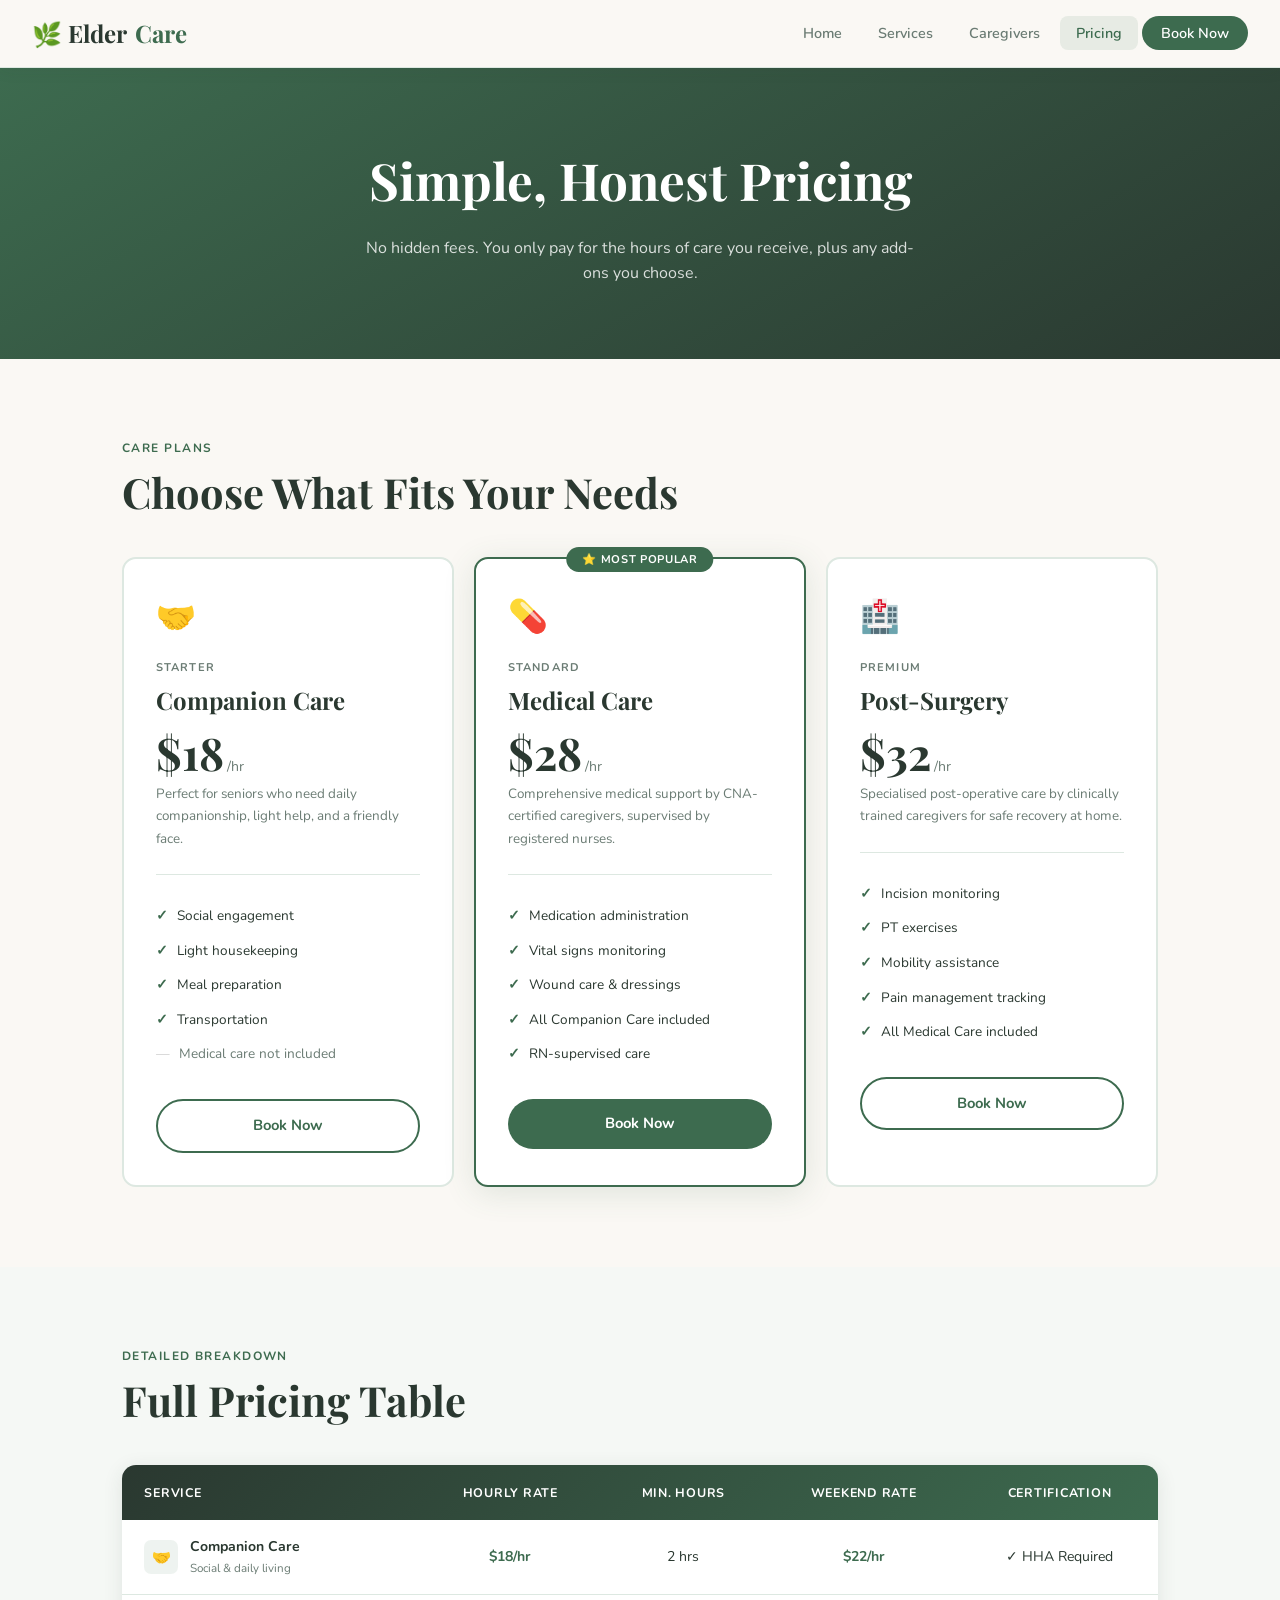
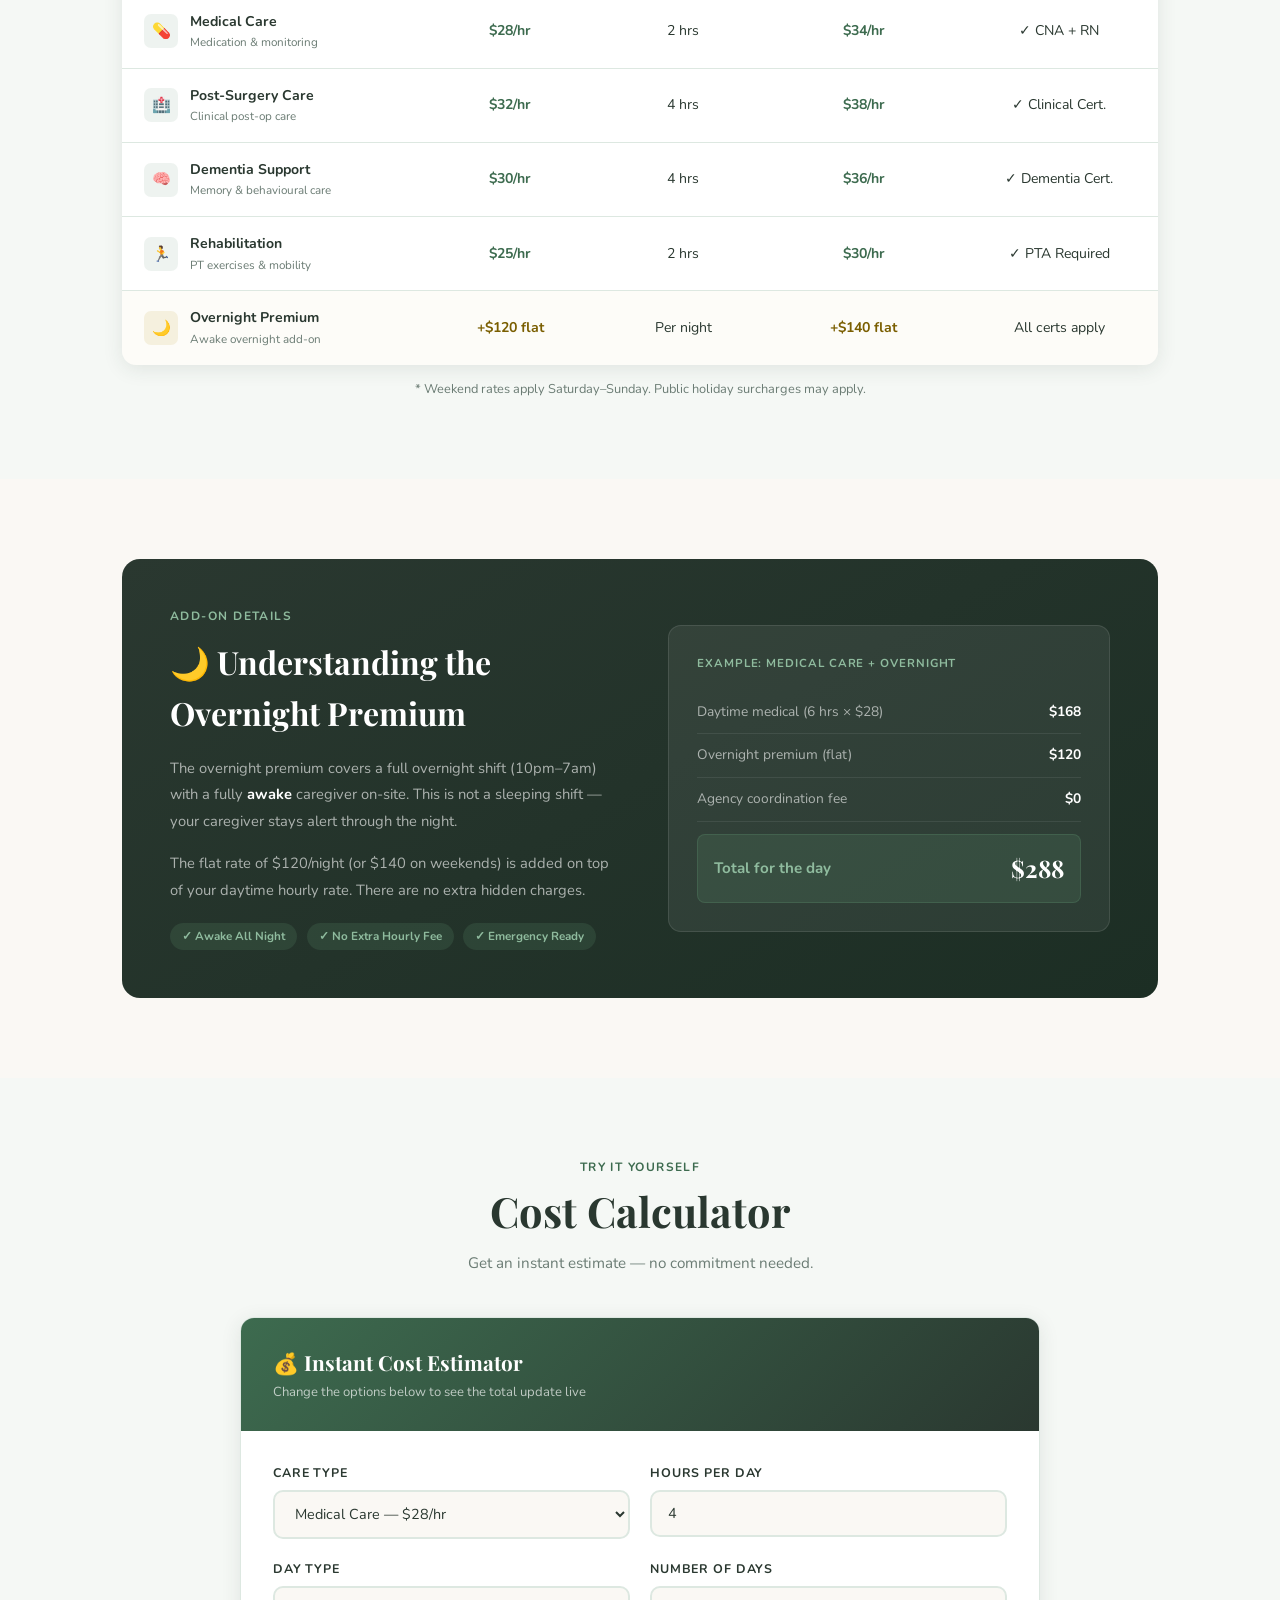
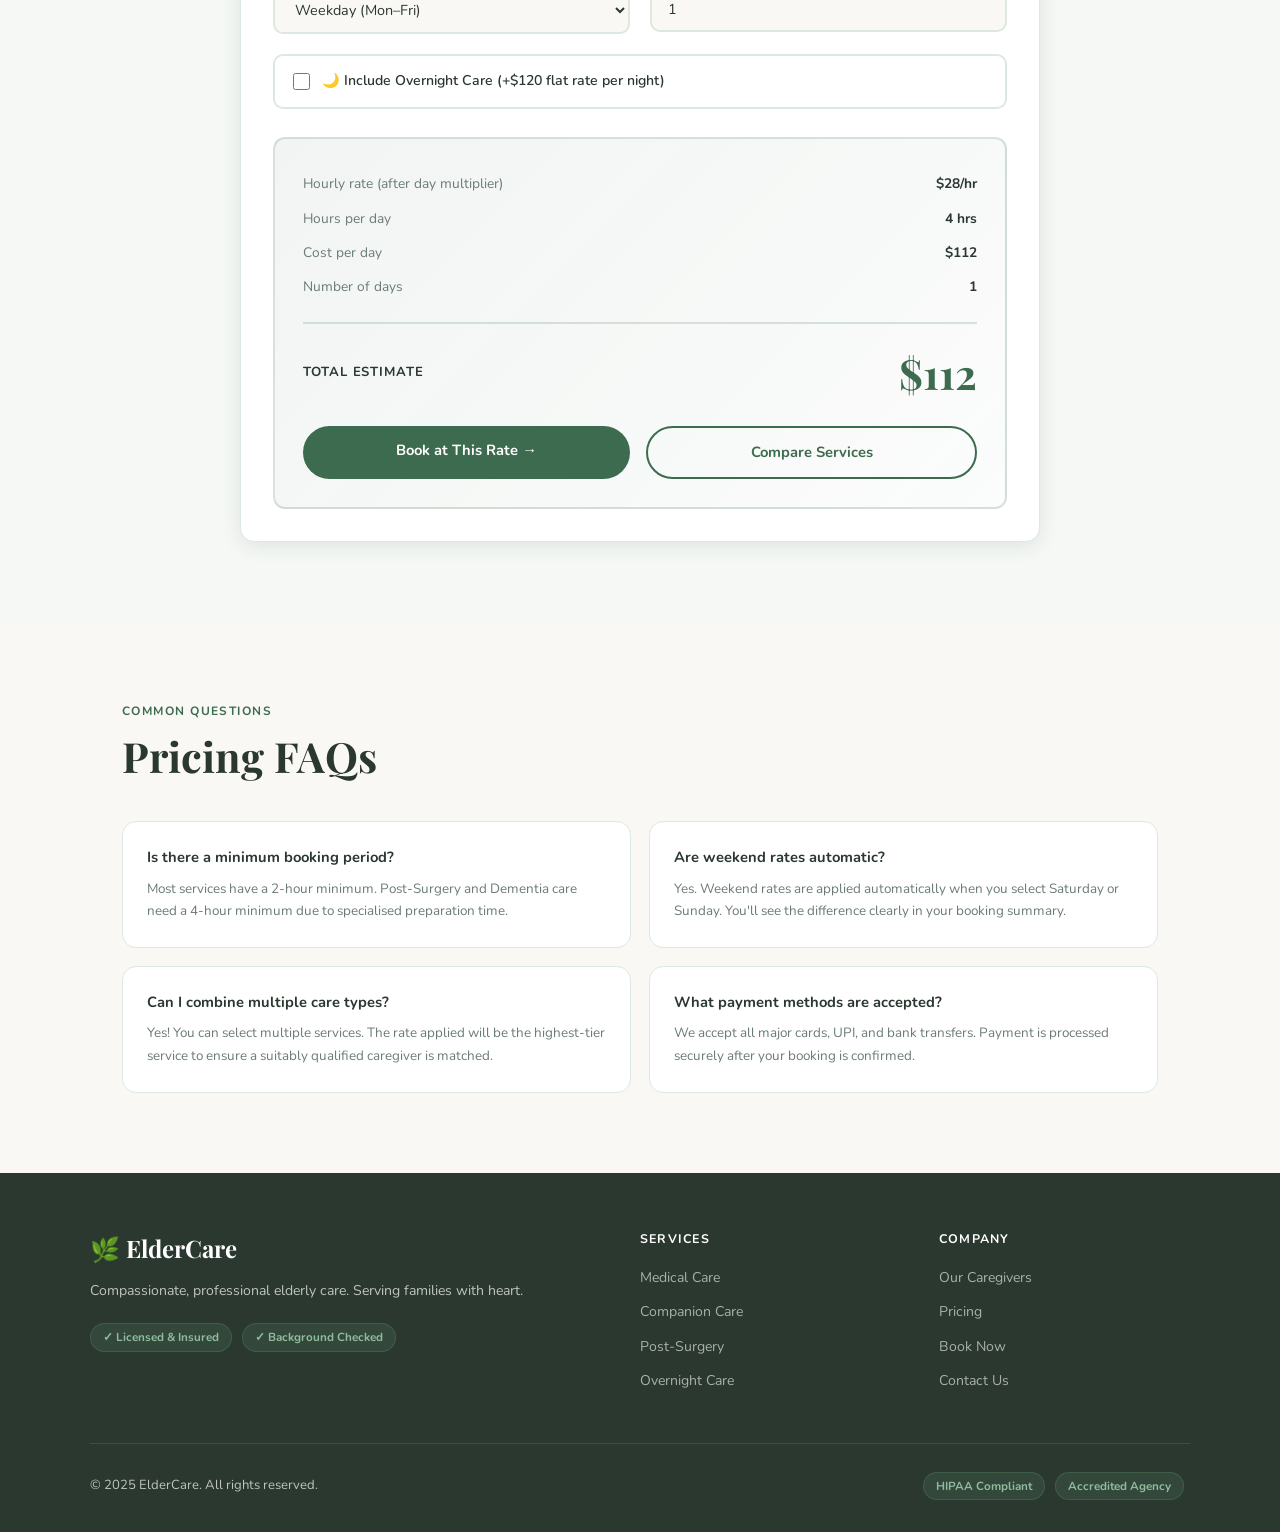
<file: pricing.html>
<!DOCTYPE html>
<html lang="en">
<head>
  <meta charset="UTF-8" />
  <meta name="viewport" content="width=device-width, initial-scale=1.0" />
  <title>Pricing – ElderCare</title>
  <link rel="stylesheet" href="style.css" />
  <style>

    /* ---- PLAN CARDS ---- */
    .plans-grid {
      display: grid;
      grid-template-columns: repeat(3, 1fr);
      gap: 1.25rem;
      margin-top: 2.5rem;
    }

    .plan-card {
      background-color: white;
      border: 2px solid var(--border);
      border-radius: var(--radius);
      padding: 2rem;
      position: relative;
      transition: transform 0.3s, box-shadow 0.3s;
    }

    .plan-card:hover {
      transform: translateY(-4px);
      box-shadow: var(--shadow-big);
    }

    .plan-card.featured {
      border-color: var(--green-dark);
      box-shadow: 0 6px 32px rgba(61,107,79,0.14);
    }

    .featured-pill {
      position: absolute;
      top: -12px;
      left: 50%;
      transform: translateX(-50%);
      background-color: var(--green-dark);
      color: white;
      font-size: 0.7rem;
      font-weight: 700;
      padding: 0.22rem 1rem;
      border-radius: 50px;
      letter-spacing: 0.06em;
      text-transform: uppercase;
      white-space: nowrap;
    }

    .plan-icon { font-size: 2rem; display: block; margin-bottom: 1rem; }

    .plan-label {
      font-size: 0.7rem;
      font-weight: 700;
      text-transform: uppercase;
      letter-spacing: 0.1em;
      color: var(--grey);
      margin-bottom: 0.3rem;
    }

    .plan-title {
      font-family: 'Playfair Display', serif;
      font-size: 1.5rem;
      font-weight: 700;
      color: var(--charcoal);
      margin-bottom: 0.7rem;
    }

    .plan-price-row {
      display: flex;
      align-items: baseline;
      gap: 3px;
      margin-bottom: 0.3rem;
    }

    .plan-price {
      font-family: 'Playfair Display', serif;
      font-size: 2.8rem;
      font-weight: 700;
      color: var(--charcoal);
      line-height: 1;
    }

    .plan-unit { font-size: 0.88rem; color: var(--grey); }

    .plan-desc {
      font-size: 0.84rem;
      color: var(--grey);
      line-height: 1.65;
      margin-bottom: 1.5rem;
      padding-bottom: 1.5rem;
      border-bottom: 1px solid var(--border);
    }

    .plan-features {
      list-style: none;
      margin-bottom: 1.75rem;
    }

    .plan-features li {
      display: flex;
      align-items: flex-start;
      gap: 0.55rem;
      font-size: 0.85rem;
      color: var(--charcoal);
      padding: 0.4rem 0;
    }

    .f-check { color: var(--green-dark); font-weight: 700; flex-shrink: 0; }
    .f-cross  { color: #ccc; flex-shrink: 0; }

    .plan-card .btn { width: 100%; text-align: center; display: block; }

    /* ---- PRICING TABLE ---- */
    .table-section {
      background-color: #f5f8f5;
      padding: 5rem 0;
    }

    .pricing-table {
      width: 100%;
      border-collapse: collapse;
      background-color: white;
      border-radius: var(--radius);
      overflow: hidden;
      box-shadow: var(--shadow);
      margin-top: 2.5rem;
    }

    .pricing-table thead {
      background: linear-gradient(135deg, var(--charcoal), var(--green-dark));
      color: white;
    }

    .pricing-table thead th {
      padding: 1.1rem 1.4rem;
      text-align: left;
      font-size: 0.78rem;
      font-weight: 700;
      letter-spacing: 0.06em;
      text-transform: uppercase;
    }

    .pricing-table thead th:not(:first-child) { text-align: center; }

    .pricing-table tbody tr {
      border-bottom: 1px solid var(--border);
      transition: background-color 0.18s;
    }

    .pricing-table tbody tr:last-child { border-bottom: none; }
    .pricing-table tbody tr:hover { background-color: rgba(90,138,106,0.04); }

    .pricing-table td {
      padding: 1rem 1.4rem;
      font-size: 0.88rem;
      color: var(--charcoal);
    }

    .pricing-table td:not(:first-child) { text-align: center; }

    .svc-cell {
      display: flex;
      align-items: center;
      gap: 0.7rem;
    }

    .svc-cell-icon {
      width: 34px;
      height: 34px;
      border-radius: 7px;
      background-color: rgba(90,138,106,0.1);
      display: flex;
      align-items: center;
      justify-content: center;
      font-size: 0.95rem;
      flex-shrink: 0;
    }

    .svc-cell-name { font-weight: 700; }
    .svc-cell-sub  { font-size: 0.73rem; color: var(--grey); font-weight: 400; }
    .price-td      { font-weight: 700; color: var(--green-dark); }

    /* ---- OVERNIGHT EXPLAINER ---- */
    .overnight-section { padding: 5rem 0; }

    .overnight-card {
      background: linear-gradient(150deg, var(--charcoal), #1c2e24);
      border-radius: 18px;
      padding: 3rem;
      color: white;
      display: grid;
      grid-template-columns: 1fr 1fr;
      gap: 3.5rem;
      align-items: center;
    }

    .overnight-card h2 {
      font-family: 'Playfair Display', serif;
      font-size: 2rem;
      font-weight: 700;
      margin-bottom: 1rem;
    }

    .overnight-card p { color: rgba(255,255,255,0.62); font-size: 0.92rem; line-height: 1.8; margin-bottom: 1rem; }

    .ov-breakdown {
      background-color: rgba(255,255,255,0.07);
      border: 1px solid rgba(255,255,255,0.1);
      border-radius: 13px;
      padding: 1.75rem;
    }

    .ov-title {
      font-size: 0.72rem;
      font-weight: 700;
      text-transform: uppercase;
      letter-spacing: 0.08em;
      color: var(--green-light);
      margin-bottom: 1.1rem;
    }

    .ov-row {
      display: flex;
      justify-content: space-between;
      font-size: 0.86rem;
      padding: 0.65rem 0;
      border-bottom: 1px solid rgba(255,255,255,0.08);
    }

    .ov-row:last-of-type { border-bottom: none; }
    .ov-row .ov-lbl { color: rgba(255,255,255,0.6); }
    .ov-row .ov-val { font-weight: 700; }

    .ov-total {
      background-color: rgba(90,138,106,0.2);
      border: 1px solid rgba(90,138,106,0.3);
      border-radius: 8px;
      padding: 0.9rem 1rem;
      display: flex;
      justify-content: space-between;
      align-items: center;
      margin-top: 0.75rem;
      font-size: 0.95rem;
      font-weight: 700;
    }

    .ov-total .ov-t-label { color: var(--green-light); }
    .ov-total .ov-t-val {
      font-family: 'Playfair Display', serif;
      font-size: 1.5rem;
    }

    /* ---- CALCULATOR ---- */
    .calc-section {
      padding: 5rem 0;
      background-color: #f5f8f5;
    }

    .calc-card {
      background-color: white;
      border-radius: var(--radius);
      border: 1px solid var(--border);
      box-shadow: var(--shadow);
      overflow: hidden;
      max-width: 800px;
      margin: 0 auto;
    }

    .calc-header {
      background: linear-gradient(135deg, var(--green-dark), var(--charcoal));
      color: white;
      padding: 1.75rem 2rem;
    }

    .calc-header h3 {
      font-family: 'Playfair Display', serif;
      font-size: 1.3rem;
      font-weight: 700;
      margin-bottom: 0.2rem;
    }

    .calc-header p { font-size: 0.82rem; opacity: 0.68; }

    .calc-body { padding: 2rem; }

    .calc-row {
      display: grid;
      grid-template-columns: 1fr 1fr;
      gap: 1.25rem;
      margin-bottom: 1.25rem;
    }

    .calc-field label {
      display: block;
      font-size: 0.78rem;
      font-weight: 700;
      text-transform: uppercase;
      letter-spacing: 0.07em;
      color: var(--charcoal);
      margin-bottom: 0.45rem;
    }

    .calc-field select,
    .calc-field input[type="number"] {
      width: 100%;
      padding: 0.7rem 1rem;
      border: 2px solid var(--border);
      border-radius: 10px;
      font-size: 0.9rem;
      font-family: 'Nunito', sans-serif;
      color: var(--charcoal);
      background-color: var(--cream);
      outline: none;
      transition: border-color 0.2s;
    }

    .calc-field select:focus,
    .calc-field input:focus {
      border-color: var(--green);
    }

    /* Custom checkbox for overnight inside calculator */
    .calc-overnight-row {
      display: flex;
      align-items: center;
      gap: 0.75rem;
      padding: 0.9rem 1.1rem;
      border: 2px solid var(--border);
      border-radius: 10px;
      margin-bottom: 1.75rem;
      cursor: pointer;
      transition: border-color 0.2s;
    }

    .calc-overnight-row:hover { border-color: var(--gold); }

    .calc-overnight-row input[type="checkbox"] {
      width: 17px;
      height: 17px;
      accent-color: var(--gold);
      cursor: pointer;
    }

    .calc-overnight-row label {
      font-size: 0.88rem;
      font-weight: 600;
      color: var(--charcoal);
      cursor: pointer;
    }

    /* Result box */
    .calc-result {
      background: linear-gradient(135deg, rgba(61,107,79,0.07), rgba(61,107,79,0.02));
      border: 2px solid rgba(61,107,79,0.18);
      border-radius: 12px;
      padding: 1.75rem;
    }

    .result-lines { margin-bottom: 1.1rem; }

    .result-line {
      display: flex;
      justify-content: space-between;
      font-size: 0.86rem;
      padding: 0.38rem 0;
      color: var(--grey);
    }

    .result-total-row {
      display: flex;
      justify-content: space-between;
      align-items: center;
      padding-top: 1rem;
      border-top: 2px solid rgba(61,107,79,0.18);
    }

    .result-total-label {
      font-size: 0.82rem;
      font-weight: 700;
      text-transform: uppercase;
      letter-spacing: 0.07em;
      color: var(--charcoal);
    }

    .result-total-value {
      font-family: 'Playfair Display', serif;
      font-size: 2.6rem;
      font-weight: 700;
      color: var(--green-dark);
    }

    .result-cta {
      display: flex;
      gap: 1rem;
      margin-top: 1.25rem;
      flex-wrap: wrap;
    }

    .result-cta .btn { flex: 1; min-width: 130px; text-align: center; }

    /* FAQs */
    .faq-grid {
      display: grid;
      grid-template-columns: 1fr 1fr;
      gap: 1.1rem;
      margin-top: 2.5rem;
    }

    .faq-card {
      background-color: white;
      border: 1px solid var(--border);
      border-radius: var(--radius);
      padding: 1.5rem;
    }

    .faq-card h4 { font-size: 0.92rem; font-weight: 700; color: var(--charcoal); margin-bottom: 0.5rem; }
    .faq-card p  { font-size: 0.84rem; color: var(--grey); line-height: 1.7; }

    /* Responsive */
    @media (max-width: 1024px) {
      .plans-grid { grid-template-columns: 1fr 1fr; }
      .overnight-card { grid-template-columns: 1fr; }
    }

    @media (max-width: 768px) {
      .plans-grid { grid-template-columns: 1fr; }
      .calc-row { grid-template-columns: 1fr; }
      .faq-grid { grid-template-columns: 1fr; }
      .pricing-table thead th:nth-child(4),
      .pricing-table td:nth-child(4)    { display: none; }
    }

    @media (max-width: 480px) {
      .overnight-card { padding: 1.75rem; }
      .calc-body { padding: 1.4rem; }
    }

  </style>
</head>
<body>

  <!-- NAV -->
  <nav>
    <a href="index.html" class="nav-logo">🌿 Elder<span class="dot">Care</span></a>
    <ul class="nav-menu" id="nav-menu">
      <li><a href="index.html">Home</a></li>
      <li><a href="services.html">Services</a></li>
      <li><a href="caregivers.html">Caregivers</a></li>
      <li><a href="pricing.html" class="active">Pricing</a></li>
      <li><a href="booking.html" class="nav-book-btn">Book Now</a></li>
    </ul>
    <button class="hamburger-btn" onclick="toggleMenu()">
      <span></span><span></span><span></span>
    </button>
  </nav>

  <!-- PAGE BANNER -->
  <div class="page-banner">
    <h1>Simple, Honest Pricing</h1>
    <p>No hidden fees. You only pay for the hours of care you receive, plus any add-ons you choose.</p>
  </div>

  <!-- PLANS -->
  <section class="section">
    <div class="container">
      <div class="section-tag">Care Plans</div>
      <h2 class="section-heading">Choose What Fits Your Needs</h2>
      <div class="plans-grid">

        <div class="plan-card">
          <span class="plan-icon">🤝</span>
          <div class="plan-label">Starter</div>
          <div class="plan-title">Companion Care</div>
          <div class="plan-price-row">
            <span class="plan-price">$18</span>
            <span class="plan-unit">/hr</span>
          </div>
          <p class="plan-desc">Perfect for seniors who need daily companionship, light help, and a friendly face.</p>
          <ul class="plan-features">
            <li><span class="f-check">✓</span> Social engagement</li>
            <li><span class="f-check">✓</span> Light housekeeping</li>
            <li><span class="f-check">✓</span> Meal preparation</li>
            <li><span class="f-check">✓</span> Transportation</li>
            <li><span class="f-cross">—</span> <span style="color:var(--grey)">Medical care not included</span></li>
          </ul>
          <a href="booking.html" class="btn btn-outline">Book Now</a>
        </div>

        <div class="plan-card featured">
          <div class="featured-pill">⭐ Most Popular</div>
          <span class="plan-icon">💊</span>
          <div class="plan-label">Standard</div>
          <div class="plan-title">Medical Care</div>
          <div class="plan-price-row">
            <span class="plan-price">$28</span>
            <span class="plan-unit">/hr</span>
          </div>
          <p class="plan-desc">Comprehensive medical support by CNA-certified caregivers, supervised by registered nurses.</p>
          <ul class="plan-features">
            <li><span class="f-check">✓</span> Medication administration</li>
            <li><span class="f-check">✓</span> Vital signs monitoring</li>
            <li><span class="f-check">✓</span> Wound care & dressings</li>
            <li><span class="f-check">✓</span> All Companion Care included</li>
            <li><span class="f-check">✓</span> RN-supervised care</li>
          </ul>
          <a href="booking.html" class="btn btn-green">Book Now</a>
        </div>

        <div class="plan-card">
          <span class="plan-icon">🏥</span>
          <div class="plan-label">Premium</div>
          <div class="plan-title">Post-Surgery</div>
          <div class="plan-price-row">
            <span class="plan-price">$32</span>
            <span class="plan-unit">/hr</span>
          </div>
          <p class="plan-desc">Specialised post-operative care by clinically trained caregivers for safe recovery at home.</p>
          <ul class="plan-features">
            <li><span class="f-check">✓</span> Incision monitoring</li>
            <li><span class="f-check">✓</span> PT exercises</li>
            <li><span class="f-check">✓</span> Mobility assistance</li>
            <li><span class="f-check">✓</span> Pain management tracking</li>
            <li><span class="f-check">✓</span> All Medical Care included</li>
          </ul>
          <a href="booking.html" class="btn btn-outline">Book Now</a>
        </div>

      </div>
    </div>
  </section>

  <!-- PRICING TABLE -->
  <section class="table-section">
    <div class="container">
      <div class="section-tag">Detailed Breakdown</div>
      <h2 class="section-heading">Full Pricing Table</h2>

      <table class="pricing-table">
        <thead>
          <tr>
            <th>Service</th>
            <th>Hourly Rate</th>
            <th>Min. Hours</th>
            <th>Weekend Rate</th>
            <th>Certification</th>
          </tr>
        </thead>
        <tbody>
          <tr>
            <td>
              <div class="svc-cell">
                <div class="svc-cell-icon">🤝</div>
                <div>
                  <div class="svc-cell-name">Companion Care</div>
                  <div class="svc-cell-sub">Social & daily living</div>
                </div>
              </div>
            </td>
            <td><span class="price-td">$18/hr</span></td>
            <td>2 hrs</td>
            <td><span class="price-td">$22/hr</span></td>
            <td>✓ HHA Required</td>
          </tr>
          <tr>
            <td>
              <div class="svc-cell">
                <div class="svc-cell-icon">💊</div>
                <div>
                  <div class="svc-cell-name">Medical Care</div>
                  <div class="svc-cell-sub">Medication & monitoring</div>
                </div>
              </div>
            </td>
            <td><span class="price-td">$28/hr</span></td>
            <td>2 hrs</td>
            <td><span class="price-td">$34/hr</span></td>
            <td>✓ CNA + RN</td>
          </tr>
          <tr>
            <td>
              <div class="svc-cell">
                <div class="svc-cell-icon">🏥</div>
                <div>
                  <div class="svc-cell-name">Post-Surgery Care</div>
                  <div class="svc-cell-sub">Clinical post-op care</div>
                </div>
              </div>
            </td>
            <td><span class="price-td">$32/hr</span></td>
            <td>4 hrs</td>
            <td><span class="price-td">$38/hr</span></td>
            <td>✓ Clinical Cert.</td>
          </tr>
          <tr>
            <td>
              <div class="svc-cell">
                <div class="svc-cell-icon">🧠</div>
                <div>
                  <div class="svc-cell-name">Dementia Support</div>
                  <div class="svc-cell-sub">Memory & behavioural care</div>
                </div>
              </div>
            </td>
            <td><span class="price-td">$30/hr</span></td>
            <td>4 hrs</td>
            <td><span class="price-td">$36/hr</span></td>
            <td>✓ Dementia Cert.</td>
          </tr>
          <tr>
            <td>
              <div class="svc-cell">
                <div class="svc-cell-icon">🏃</div>
                <div>
                  <div class="svc-cell-name">Rehabilitation</div>
                  <div class="svc-cell-sub">PT exercises & mobility</div>
                </div>
              </div>
            </td>
            <td><span class="price-td">$25/hr</span></td>
            <td>2 hrs</td>
            <td><span class="price-td">$30/hr</span></td>
            <td>✓ PTA Required</td>
          </tr>
          <tr style="background-color:rgba(201,168,76,0.04)">
            <td>
              <div class="svc-cell">
                <div class="svc-cell-icon" style="background:rgba(201,168,76,0.15)">🌙</div>
                <div>
                  <div class="svc-cell-name">Overnight Premium</div>
                  <div class="svc-cell-sub">Awake overnight add-on</div>
                </div>
              </div>
            </td>
            <td><span style="font-weight:700;color:#7a5e00">+$120 flat</span></td>
            <td>Per night</td>
            <td><span style="font-weight:700;color:#7a5e00">+$140 flat</span></td>
            <td>All certs apply</td>
          </tr>
        </tbody>
      </table>

      <p style="text-align:center;font-size:0.8rem;color:var(--grey);margin-top:0.9rem;">
        * Weekend rates apply Saturday–Sunday. Public holiday surcharges may apply.
      </p>
    </div>
  </section>

  <!-- OVERNIGHT EXPLAINER -->
  <section class="overnight-section">
    <div class="container">
      <div class="overnight-card">
        <div>
          <div class="section-tag" style="color:var(--green-light)">Add-on Details</div>
          <h2>🌙 Understanding the Overnight Premium</h2>
          <p>The overnight premium covers a full overnight shift (10pm–7am) with a fully <strong style="color:white">awake</strong> caregiver on-site. This is not a sleeping shift — your caregiver stays alert through the night.</p>
          <p>The flat rate of $120/night (or $140 on weekends) is added on top of your daytime hourly rate. There are no extra hidden charges.</p>
          <div style="display:flex;gap:0.6rem;flex-wrap:wrap;margin-top:1.25rem;">
            <span class="trust-badge" style="background:rgba(90,138,106,0.2);color:var(--green-light);border-color:rgba(90,138,106,0.3)">✓ Awake All Night</span>
            <span class="trust-badge" style="background:rgba(90,138,106,0.2);color:var(--green-light);border-color:rgba(90,138,106,0.3)">✓ No Extra Hourly Fee</span>
            <span class="trust-badge" style="background:rgba(90,138,106,0.2);color:var(--green-light);border-color:rgba(90,138,106,0.3)">✓ Emergency Ready</span>
          </div>
        </div>
        <div class="ov-breakdown">
          <div class="ov-title">Example: Medical Care + Overnight</div>
          <div class="ov-row"><span class="ov-lbl">Daytime medical (6 hrs × $28)</span><span class="ov-val">$168</span></div>
          <div class="ov-row"><span class="ov-lbl">Overnight premium (flat)</span><span class="ov-val">$120</span></div>
          <div class="ov-row"><span class="ov-lbl">Agency coordination fee</span><span class="ov-val">$0</span></div>
          <div class="ov-total">
            <span class="ov-t-label">Total for the day</span>
            <span class="ov-t-val">$288</span>
          </div>
        </div>
      </div>
    </div>
  </section>

  <!-- LIVE CALCULATOR -->
  <section class="calc-section">
    <div class="container">
      <div class="section-tag" style="text-align:center">Try It Yourself</div>
      <h2 class="section-heading" style="text-align:center">Cost Calculator</h2>
      <p class="section-sub" style="margin:0 auto 2.5rem;text-align:center">Get an instant estimate — no commitment needed.</p>

      <div class="calc-card">
        <div class="calc-header">
          <h3>💰 Instant Cost Estimator</h3>
          <p>Change the options below to see the total update live</p>
        </div>
        <div class="calc-body">

          <div class="calc-row">
            <div class="calc-field">
              <label>Care Type</label>
              <select id="calc-care" onchange="calculateCost()">
                <option value="18">Companion Care — $18/hr</option>
                <option value="28" selected>Medical Care — $28/hr</option>
                <option value="32">Post-Surgery Care — $32/hr</option>
                <option value="30">Dementia Support — $30/hr</option>
                <option value="25">Rehabilitation — $25/hr</option>
              </select>
            </div>
            <div class="calc-field">
              <label>Hours Per Day</label>
              <input type="number" id="calc-hours" value="4" min="1" max="12"
                     onchange="calculateCost()" oninput="calculateCost()" />
            </div>
          </div>

          <div class="calc-row">
            <div class="calc-field">
              <label>Day Type</label>
              <select id="calc-day" onchange="calculateCost()">
                <option value="1">Weekday (Mon–Fri)</option>
                <option value="1.2">Weekend (Sat–Sun) +20%</option>
                <option value="1.5">Public Holiday +50%</option>
              </select>
            </div>
            <div class="calc-field">
              <label>Number of Days</label>
              <input type="number" id="calc-days" value="1" min="1" max="30"
                     onchange="calculateCost()" oninput="calculateCost()" />
            </div>
          </div>

          <div class="calc-overnight-row">
            <input type="checkbox" id="calc-overnight" onchange="calculateCost()" />
            <label for="calc-overnight">🌙 Include Overnight Care (+$120 flat rate per night)</label>
          </div>

          <!-- Result box — updated by JS -->
          <div class="calc-result">
            <div class="result-lines" id="result-lines">
              <!-- JS writes here -->
            </div>
            <div class="result-total-row">
              <span class="result-total-label">Total Estimate</span>
              <span class="result-total-value" id="result-total">$0</span>
            </div>
            <div class="result-cta">
              <a href="booking.html" class="btn btn-green">Book at This Rate →</a>
              <a href="services.html" class="btn btn-outline">Compare Services</a>
            </div>
          </div>

        </div>
      </div>
    </div>
  </section>

  <!-- FAQs -->
  <section class="section">
    <div class="container">
      <div class="section-tag">Common Questions</div>
      <h2 class="section-heading">Pricing FAQs</h2>
      <div class="faq-grid">
        <div class="faq-card">
          <h4>Is there a minimum booking period?</h4>
          <p>Most services have a 2-hour minimum. Post-Surgery and Dementia care need a 4-hour minimum due to specialised preparation time.</p>
        </div>
        <div class="faq-card">
          <h4>Are weekend rates automatic?</h4>
          <p>Yes. Weekend rates are applied automatically when you select Saturday or Sunday. You'll see the difference clearly in your booking summary.</p>
        </div>
        <div class="faq-card">
          <h4>Can I combine multiple care types?</h4>
          <p>Yes! You can select multiple services. The rate applied will be the highest-tier service to ensure a suitably qualified caregiver is matched.</p>
        </div>
        <div class="faq-card">
          <h4>What payment methods are accepted?</h4>
          <p>We accept all major cards, UPI, and bank transfers. Payment is processed securely after your booking is confirmed.</p>
        </div>
      </div>
    </div>
  </section>

  <!-- FOOTER -->
  <footer>
    <div class="footer-top">
      <div>
        <div class="footer-brand-name">🌿 ElderCare</div>
        <p class="footer-desc">Compassionate, professional elderly care. Serving families with heart.</p>
        <span class="footer-pill">✓ Licensed & Insured</span>
        <span class="footer-pill">✓ Background Checked</span>
      </div>
      <div class="footer-col">
        <div class="footer-col-title">Services</div>
        <ul>
          <li><a href="services.html">Medical Care</a></li>
          <li><a href="services.html">Companion Care</a></li>
          <li><a href="services.html">Post-Surgery</a></li>
          <li><a href="services.html">Overnight Care</a></li>
        </ul>
      </div>
      <div class="footer-col">
        <div class="footer-col-title">Company</div>
        <ul>
          <li><a href="caregivers.html">Our Caregivers</a></li>
          <li><a href="pricing.html">Pricing</a></li>
          <li><a href="booking.html">Book Now</a></li>
          <li><a href="#">Contact Us</a></li>
        </ul>
      </div>
    </div>
    <div class="footer-bottom">
      <p>© 2025 ElderCare. All rights reserved.</p>
      <div>
        <span class="footer-pill">HIPAA Compliant</span>
        <span class="footer-pill">Accredited Agency</span>
      </div>
    </div>
  </footer>


  <!-- ============================================================
       JAVASCRIPT — Concepts used:
       · getElementById()          — find elements by id
       · .innerHTML                — write content into elements
       · .value                    — read select / input values
       · .checked                  — read checkbox state
       · Variables (var)           — store values
       · if / else                 — conditional logic
       · Functions                 — reusable blocks
       · onclick / onchange (HTML) — trigger functions
       · Arithmetic (+, *, Number) — all the cost maths
  ============================================================= -->
  <script>

    // --- HAMBURGER MENU ---
    function toggleMenu() {
      var menu = document.getElementById("nav-menu");
      if (menu.className === "nav-menu menu-open") {
        menu.className = "nav-menu";
      } else {
        menu.className = "nav-menu menu-open";
      }
    }


    // --- COST CALCULATOR ---
    // Called every time any calculator input changes
    function calculateCost() {

      // Step 1: Read all the input values
      var rate     = Number(document.getElementById("calc-care").value);
      var hours    = Number(document.getElementById("calc-hours").value);
      var dayMult  = Number(document.getElementById("calc-day").value);
      var days     = Number(document.getElementById("calc-days").value);
      var overnight = document.getElementById("calc-overnight").checked;

      // Step 2: Make sure hours and days are at least 1
      if (hours < 1) { hours = 1; }
      if (days  < 1) { days  = 1; }

      // Step 3: Calculate each part
      // Effective rate already accounts for weekend/holiday multiplier
      var effectiveRate   = rate * dayMult;

      // Round to nearest whole dollar
      effectiveRate = Math.round(effectiveRate);

      var dailyCare       = effectiveRate * hours;         // cost per day
      var totalCareCost   = dailyCare * days;              // care cost across all days

      var overnightCost   = 0;
      if (overnight === true) {
        overnightCost = 120 * days;                        // $120 per night
      }

      var grandTotal = totalCareCost + overnightCost;

      // Step 4: Build the breakdown HTML string
      var linesHTML = "";

      linesHTML = linesHTML + '<div class="result-line"><span>Hourly rate (after day multiplier)</span><span style="font-weight:700;color:var(--charcoal)">$' + effectiveRate + '/hr</span></div>';
      linesHTML = linesHTML + '<div class="result-line"><span>Hours per day</span><span style="font-weight:700;color:var(--charcoal)">' + hours + ' hrs</span></div>';
      linesHTML = linesHTML + '<div class="result-line"><span>Cost per day</span><span style="font-weight:700;color:var(--charcoal)">$' + dailyCare + '</span></div>';
      linesHTML = linesHTML + '<div class="result-line"><span>Number of days</span><span style="font-weight:700;color:var(--charcoal)">' + days + '</span></div>';

      if (overnight === true) {
        linesHTML = linesHTML + '<div class="result-line" style="color:#7a5e00"><span>🌙 Overnight premium (' + days + ' night' + (days > 1 ? "s" : "") + ' × $120)</span><span style="font-weight:700">$' + overnightCost + '</span></div>';
      }

      // Step 5: Write to the page
      document.getElementById("result-lines").innerHTML = linesHTML;
      document.getElementById("result-total").innerHTML = "$" + grandTotal;
    }


    // Run once on page load so the result isn't blank
    calculateCost();

  </script>

</body>
</html>
</file>
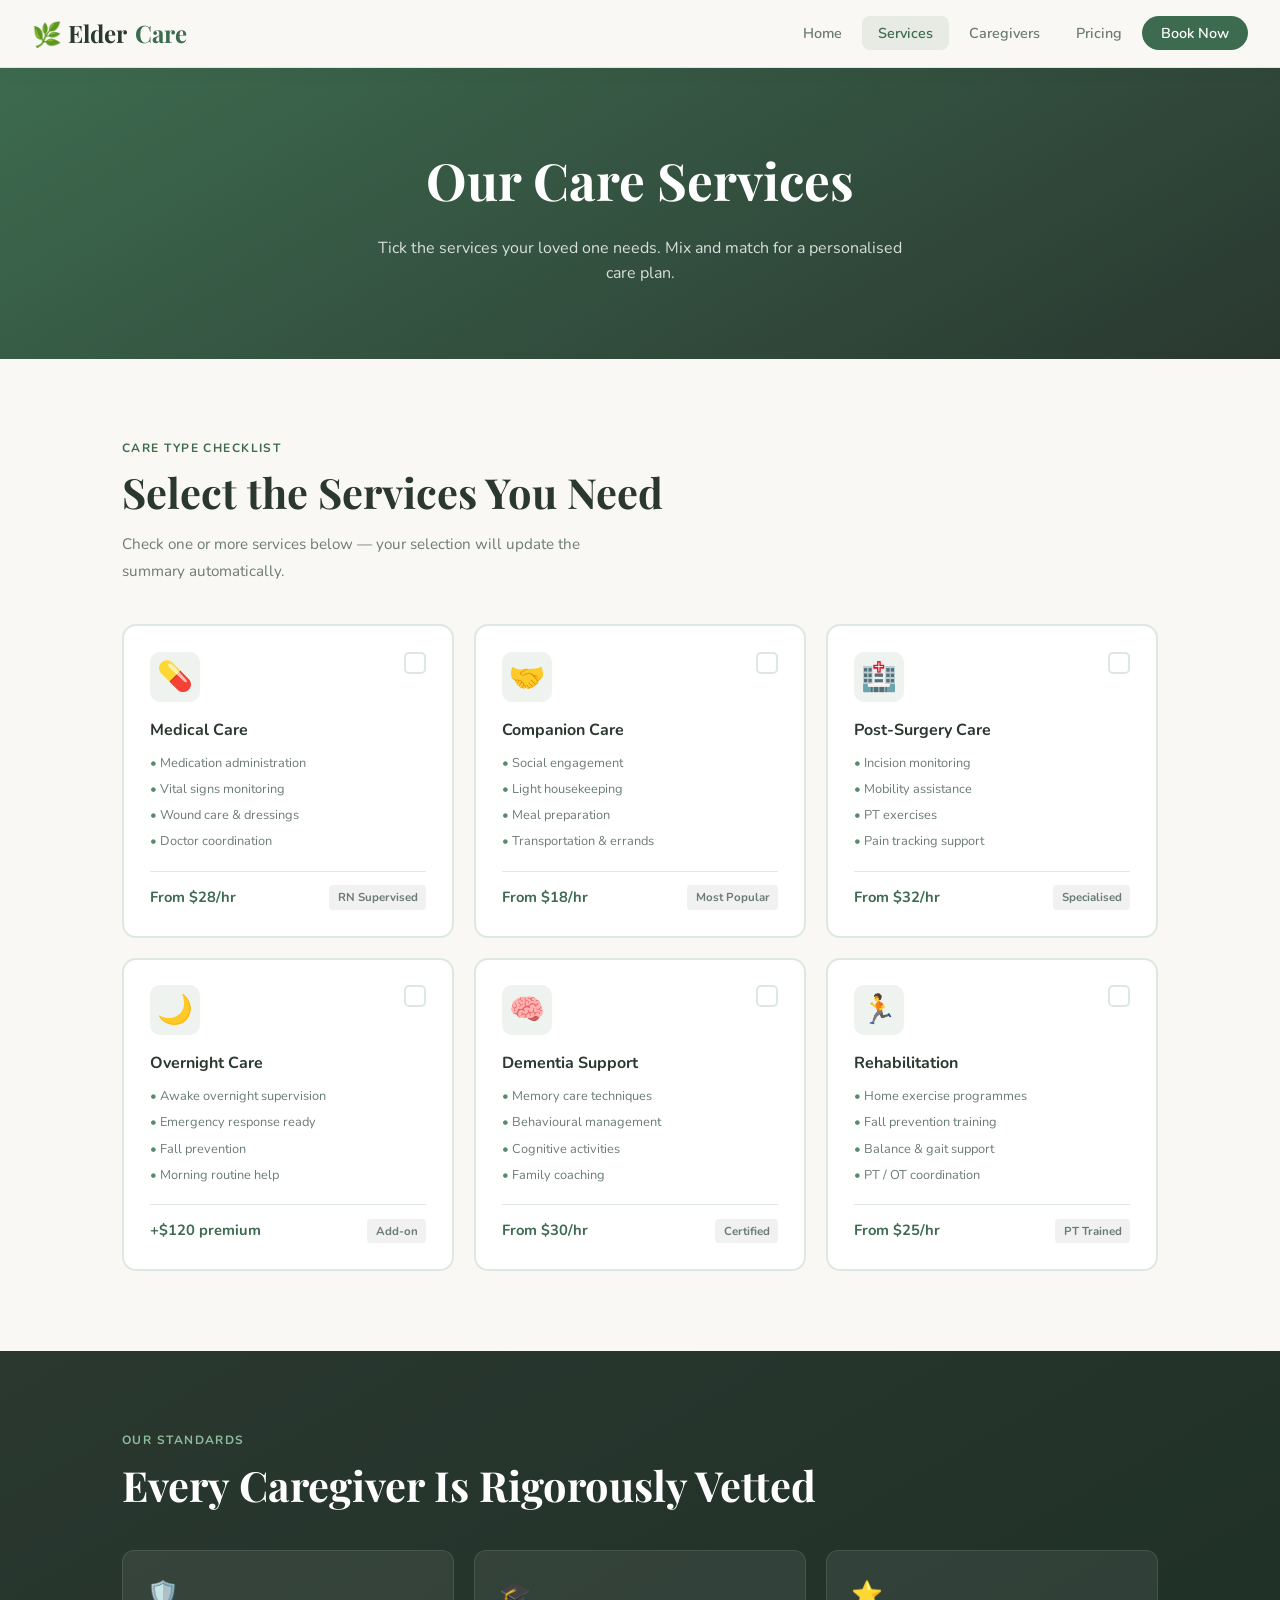
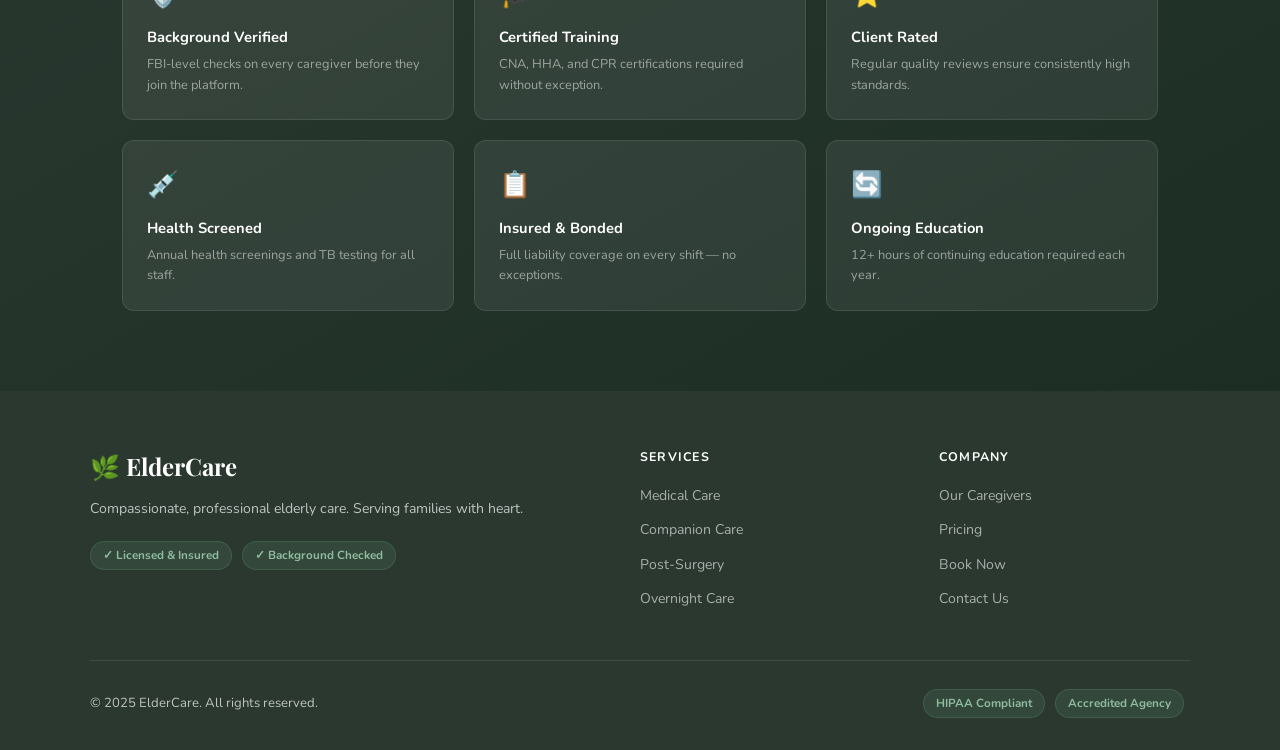
<file: services.html>
<!DOCTYPE html>
<html lang="en">
<head>
  <meta charset="UTF-8" />
  <meta name="viewport" content="width=device-width, initial-scale=1.0" />
  <title>Services – ElderCare</title>
  <link rel="stylesheet" href="style.css" />
  <style>

    /* ---- CARE CHECKLIST GRID (CSS Grid) ---- */
    .care-grid {
      display: grid;
      grid-template-columns: repeat(3, 1fr);
      gap: 1.25rem;
      margin-top: 2.5rem;
    }

    /* Each checkbox card */
    .care-item input[type="checkbox"] {
      /* hide the default browser checkbox */
      position: absolute;
      opacity: 0;
      width: 0;
      height: 0;
    }

    .care-item {
      position: relative;
    }

    .care-label {
      display: block;
      background-color: white;
      border: 2px solid var(--border);
      border-radius: var(--radius);
      padding: 1.6rem;
      cursor: pointer;
      transition: all 0.25s;
    }

    .care-label:hover {
      border-color: var(--green-light);
      transform: translateY(-2px);
      box-shadow: var(--shadow);
    }

    /* When checkbox IS checked, style the label differently */
    .care-item input:checked + .care-label {
      border-color: var(--green-dark);
      background-color: rgba(90,138,106,0.05);
      box-shadow: 0 0 0 3px rgba(61,107,79,0.1);
    }

    .care-label-top {
      display: flex;
      justify-content: space-between;
      align-items: flex-start;
      margin-bottom: 1rem;
    }

    .care-emoji {
      font-size: 1.8rem;
      display: block;
      width: 50px;
      height: 50px;
      background-color: rgba(90,138,106,0.1);
      border-radius: 10px;
      display: flex;
      align-items: center;
      justify-content: center;
      transition: background-color 0.25s;
    }

    .care-item input:checked + .care-label .care-emoji {
      background-color: var(--green-dark);
    }

    /* custom tick box */
    .tick-box {
      width: 22px;
      height: 22px;
      border: 2px solid var(--border);
      border-radius: 5px;
      display: flex;
      align-items: center;
      justify-content: center;
      font-size: 0.65rem;
      color: white;
      font-weight: 700;
      transition: all 0.2s;
    }

    .care-item input:checked + .care-label .tick-box {
      background-color: var(--green-dark);
      border-color: var(--green-dark);
    }

    .tick-box::after {
      content: '✓';
      opacity: 0;
      transition: opacity 0.2s;
    }

    .care-item input:checked + .care-label .tick-box::after {
      opacity: 1;
    }

    .care-label h3 {
      font-size: 1rem;
      font-weight: 700;
      color: var(--charcoal);
      margin-bottom: 0.4rem;
    }

    .care-label p {
      font-size: 0.84rem;
      color: var(--grey);
      line-height: 1.65;
      margin-bottom: 1rem;
    }

    .care-features {
      list-style: none;
      margin-bottom: 1rem;
    }

    .care-features li {
      font-size: 0.8rem;
      color: var(--grey);
      padding: 0.18rem 0;
    }

    .care-features li::before {
      content: '• ';
      color: var(--green);
    }

    .care-footer {
      display: flex;
      justify-content: space-between;
      align-items: center;
      padding-top: 0.85rem;
      border-top: 1px solid var(--border);
    }

    .care-price {
      font-weight: 700;
      font-size: 0.92rem;
      color: var(--green-dark);
    }

    .care-tag {
      font-size: 0.72rem;
      font-weight: 700;
      background-color: rgba(44,56,48,0.07);
      color: var(--grey);
      padding: 0.2rem 0.55rem;
      border-radius: 4px;
    }

    /* ---- SELECTION RESULT BOX ---- */
    /* Hidden by default, shown by JS */
    .result-box {
      background-color: white;
      border: 2px solid var(--green);
      border-radius: var(--radius);
      padding: 1.75rem;
      margin-top: 1.75rem;
      display: none;   /* JS changes this to "block" */
    }

    .result-box h3 {
      font-size: 0.95rem;
      font-weight: 700;
      color: var(--charcoal);
      margin-bottom: 1rem;
      display: flex;
      justify-content: space-between;
      align-items: center;
    }

    .selected-tags-area {
      display: flex;
      flex-wrap: wrap;
      gap: 0.5rem;
      margin-bottom: 1rem;
    }

    .sel-tag {
      background-color: rgba(90,138,106,0.12);
      color: var(--green-dark);
      border: 1px solid rgba(90,138,106,0.28);
      padding: 0.28rem 0.8rem;
      border-radius: 50px;
      font-size: 0.8rem;
      font-weight: 700;
    }

    /* ---- STANDARDS SECTION ---- */
    .standards-section {
      background: linear-gradient(150deg, var(--charcoal), #1c2e24);
      color: white;
    }

    .standards-grid {
      display: grid;
      grid-template-columns: repeat(3, 1fr);
      gap: 1.25rem;
      margin-top: 2.5rem;
    }

    .standard-card {
      background-color: rgba(255,255,255,0.07);
      border: 1px solid rgba(255,255,255,0.1);
      border-radius: 12px;
      padding: 1.5rem;
    }

    .standard-card .s-icon {
      font-size: 1.6rem;
      margin-bottom: 0.65rem;
      display: block;
    }

    .standard-card h4 {
      font-size: 0.92rem;
      font-weight: 700;
      margin-bottom: 0.3rem;
    }

    .standard-card p {
      font-size: 0.8rem;
      color: rgba(255,255,255,0.52);
      line-height: 1.6;
    }

    @media (max-width: 1024px) {
      .care-grid { grid-template-columns: repeat(2, 1fr); }
      .standards-grid { grid-template-columns: repeat(2, 1fr); }
    }

    @media (max-width: 768px) {
      .care-grid { grid-template-columns: 1fr; }
      .standards-grid { grid-template-columns: 1fr; }
    }

  </style>
</head>
<body>

  <!-- NAV -->
  <nav>
    <a href="index.html" class="nav-logo">🌿 Elder<span class="dot">Care</span></a>
    <ul class="nav-menu" id="nav-menu">
      <li><a href="index.html">Home</a></li>
      <li><a href="services.html" class="active">Services</a></li>
      <li><a href="caregivers.html">Caregivers</a></li>
      <li><a href="pricing.html">Pricing</a></li>
      <li><a href="booking.html" class="nav-book-btn">Book Now</a></li>
    </ul>
    <button class="hamburger-btn" id="hamburger-btn" onclick="toggleMenu()">
      <span></span><span></span><span></span>
    </button>
  </nav>

  <!-- PAGE BANNER -->
  <div class="page-banner">
    <h1>Our Care Services</h1>
    <p>Tick the services your loved one needs. Mix and match for a personalised care plan.</p>
  </div>

  <!-- CARE CHECKLIST -->
  <section class="section">
    <div class="container">

      <div class="section-tag">Care Type Checklist</div>
      <h2 class="section-heading">Select the Services You Need</h2>
      <p class="section-sub">Check one or more services below — your selection will update the summary automatically.</p>

      <!-- 6 checkbox cards -->
      <div class="care-grid">

        <!-- 1. Medical Care -->
        <div class="care-item">
          <input type="checkbox" id="chk-medical" onclick="updateSelection()" />
          <label class="care-label" for="chk-medical">
            <div class="care-label-top">
              <div class="care-emoji">💊</div>
              <div class="tick-box"></div>
            </div>
            <h3>Medical Care</h3>
            <ul class="care-features">
              <li>Medication administration</li>
              <li>Vital signs monitoring</li>
              <li>Wound care & dressings</li>
              <li>Doctor coordination</li>
            </ul>
            <div class="care-footer">
              <span class="care-price">From $28/hr</span>
              <span class="care-tag">RN Supervised</span>
            </div>
          </label>
        </div>

        <!-- 2. Companion Care -->
        <div class="care-item">
          <input type="checkbox" id="chk-companion" onclick="updateSelection()" />
          <label class="care-label" for="chk-companion">
            <div class="care-label-top">
              <div class="care-emoji">🤝</div>
              <div class="tick-box"></div>
            </div>
            <h3>Companion Care</h3>
            <ul class="care-features">
              <li>Social engagement</li>
              <li>Light housekeeping</li>
              <li>Meal preparation</li>
              <li>Transportation & errands</li>
            </ul>
            <div class="care-footer">
              <span class="care-price">From $18/hr</span>
              <span class="care-tag">Most Popular</span>
            </div>
          </label>
        </div>

        <!-- 3. Post-Surgery -->
        <div class="care-item">
          <input type="checkbox" id="chk-surgery" onclick="updateSelection()" />
          <label class="care-label" for="chk-surgery">
            <div class="care-label-top">
              <div class="care-emoji">🏥</div>
              <div class="tick-box"></div>
            </div>
            <h3>Post-Surgery Care</h3>
            <ul class="care-features">
              <li>Incision monitoring</li>
              <li>Mobility assistance</li>
              <li>PT exercises</li>
              <li>Pain tracking support</li>
            </ul>
            <div class="care-footer">
              <span class="care-price">From $32/hr</span>
              <span class="care-tag">Specialised</span>
            </div>
          </label>
        </div>

        <!-- 4. Overnight -->
        <div class="care-item">
          <input type="checkbox" id="chk-overnight" onclick="updateSelection()" />
          <label class="care-label" for="chk-overnight">
            <div class="care-label-top">
              <div class="care-emoji">🌙</div>
              <div class="tick-box"></div>
            </div>
            <h3>Overnight Care</h3>
            <ul class="care-features">
              <li>Awake overnight supervision</li>
              <li>Emergency response ready</li>
              <li>Fall prevention</li>
              <li>Morning routine help</li>
            </ul>
            <div class="care-footer">
              <span class="care-price">+$120 premium</span>
              <span class="care-tag">Add-on</span>
            </div>
          </label>
        </div>

        <!-- 5. Dementia -->
        <div class="care-item">
          <input type="checkbox" id="chk-dementia" onclick="updateSelection()" />
          <label class="care-label" for="chk-dementia">
            <div class="care-label-top">
              <div class="care-emoji">🧠</div>
              <div class="tick-box"></div>
            </div>
            <h3>Dementia Support</h3>
            <ul class="care-features">
              <li>Memory care techniques</li>
              <li>Behavioural management</li>
              <li>Cognitive activities</li>
              <li>Family coaching</li>
            </ul>
            <div class="care-footer">
              <span class="care-price">From $30/hr</span>
              <span class="care-tag">Certified</span>
            </div>
          </label>
        </div>

        <!-- 6. Rehabilitation -->
        <div class="care-item">
          <input type="checkbox" id="chk-rehab" onclick="updateSelection()" />
          <label class="care-label" for="chk-rehab">
            <div class="care-label-top">
              <div class="care-emoji">🏃</div>
              <div class="tick-box"></div>
            </div>
            <h3>Rehabilitation</h3>
            <ul class="care-features">
              <li>Home exercise programmes</li>
              <li>Fall prevention training</li>
              <li>Balance & gait support</li>
              <li>PT / OT coordination</li>
            </ul>
            <div class="care-footer">
              <span class="care-price">From $25/hr</span>
              <span class="care-tag">PT Trained</span>
            </div>
          </label>
        </div>

      </div><!-- end care-grid -->

      <!-- RESULT BOX — hidden by default, shown by JS -->
      <div class="result-box" id="result-box">
        <h3>
          ✓ Your Selected Services
          <a href="booking.html" class="btn btn-green" style="font-size:0.82rem;padding:0.5rem 1.1rem;">Book These →</a>
        </h3>
        <!-- JS writes the tags into this div -->
        <div class="selected-tags-area" id="selected-tags"></div>
        <p style="color:var(--grey);font-size:0.82rem;">Starting rate based on your selections — exact cost is calculated at booking.</p>
      </div>

    </div>
  </section>

  <!-- STANDARDS SECTION -->
  <section class="section standards-section">
    <div class="container">
      <div class="section-tag" style="color:var(--green-light)">Our Standards</div>
      <h2 class="section-heading" style="color:white;">Every Caregiver Is Rigorously Vetted</h2>
      <div class="standards-grid">
        <div class="standard-card">
          <span class="s-icon">🛡️</span>
          <h4>Background Verified</h4>
          <p>FBI-level checks on every caregiver before they join the platform.</p>
        </div>
        <div class="standard-card">
          <span class="s-icon">🎓</span>
          <h4>Certified Training</h4>
          <p>CNA, HHA, and CPR certifications required without exception.</p>
        </div>
        <div class="standard-card">
          <span class="s-icon">⭐</span>
          <h4>Client Rated</h4>
          <p>Regular quality reviews ensure consistently high standards.</p>
        </div>
        <div class="standard-card">
          <span class="s-icon">💉</span>
          <h4>Health Screened</h4>
          <p>Annual health screenings and TB testing for all staff.</p>
        </div>
        <div class="standard-card">
          <span class="s-icon">📋</span>
          <h4>Insured & Bonded</h4>
          <p>Full liability coverage on every shift — no exceptions.</p>
        </div>
        <div class="standard-card">
          <span class="s-icon">🔄</span>
          <h4>Ongoing Education</h4>
          <p>12+ hours of continuing education required each year.</p>
        </div>
      </div>
    </div>
  </section>


  <!-- FOOTER -->
  <footer>
    <div class="footer-top">
      <div>
        <div class="footer-brand-name">🌿 ElderCare</div>
        <p class="footer-desc">Compassionate, professional elderly care. Serving families with heart.</p>
        <span class="footer-pill">✓ Licensed & Insured</span>
        <span class="footer-pill">✓ Background Checked</span>
      </div>
      <div class="footer-col">
        <div class="footer-col-title">Services</div>
        <ul>
          <li><a href="services.html">Medical Care</a></li>
          <li><a href="services.html">Companion Care</a></li>
          <li><a href="services.html">Post-Surgery</a></li>
          <li><a href="services.html">Overnight Care</a></li>
        </ul>
      </div>
      <div class="footer-col">
        <div class="footer-col-title">Company</div>
        <ul>
          <li><a href="caregivers.html">Our Caregivers</a></li>
          <li><a href="pricing.html">Pricing</a></li>
          <li><a href="booking.html">Book Now</a></li>
          <li><a href="#">Contact Us</a></li>
        </ul>
      </div>
    </div>
    <div class="footer-bottom">
      <p>© 2025 ElderCare. All rights reserved.</p>
      <div>
        <span class="footer-pill">HIPAA Compliant</span>
        <span class="footer-pill">Accredited Agency</span>
      </div>
    </div>
  </footer>


  <!-- ============================================================
       JAVASCRIPT — Concepts used:
       · getElementById()          — to find elements by id
       · .innerHTML                — to read / write HTML content
       · .style.display            — to show / hide elements
       · Variables (var)           — to store data
       · if / else                 — conditional logic
       · Functions                 — reusable blocks of code
       · onclick (in HTML)         — calling functions on click
       · .checked                  — reading a checkbox state
       · String concatenation (+)  — building up HTML strings
  ============================================================= -->
  <script>

    // --- HAMBURGER MENU ---
    function toggleMenu() {
      var menu = document.getElementById("nav-menu");
      if (menu.className === "nav-menu menu-open") {
        menu.className = "nav-menu";
      } else {
        menu.className = "nav-menu menu-open";
      }
    }


    // --- CARE TYPE CHECKLIST ---
    // This function is called every time a checkbox is ticked or unticked
    function updateSelection() {

      // We grab each checkbox by its individual id
      var chkMedical    = document.getElementById("chk-medical");
      var chkCompanion  = document.getElementById("chk-companion");
      var chkSurgery    = document.getElementById("chk-surgery");
      var chkOvernight  = document.getElementById("chk-overnight");
      var chkDementia   = document.getElementById("chk-dementia");
      var chkRehab      = document.getElementById("chk-rehab");

      // We grab the elements we want to update
      var resultBox    = document.getElementById("result-box");
      var selectedTags = document.getElementById("selected-tags");

      // Start with an empty string to build our tags HTML
      var tagsHTML = "";

      // For each checkbox: if it is checked, add a tag to the string
      if (chkMedical.checked) {
        tagsHTML = tagsHTML + '<span class="sel-tag">✓ Medical Care</span>';
      }
      if (chkCompanion.checked) {
        tagsHTML = tagsHTML + '<span class="sel-tag">✓ Companion Care</span>';
      }
      if (chkSurgery.checked) {
        tagsHTML = tagsHTML + '<span class="sel-tag">✓ Post-Surgery Care</span>';
      }
      if (chkOvernight.checked) {
        tagsHTML = tagsHTML + '<span class="sel-tag">✓ Overnight Care</span>';
      }
      if (chkDementia.checked) {
        tagsHTML = tagsHTML + '<span class="sel-tag">✓ Dementia Support</span>';
      }
      if (chkRehab.checked) {
        tagsHTML = tagsHTML + '<span class="sel-tag">✓ Rehabilitation</span>';
      }

      // If at least one tag was added, show the result box
      if (tagsHTML !== "") {
        resultBox.style.display = "block";
        selectedTags.innerHTML = tagsHTML;
      } else {
        // Nothing is selected — hide the result box
        resultBox.style.display = "none";
      }
    }

  </script>

</body>
</html>
</file>
<file: style.css>
@import url('https://fonts.googleapis.com/css2?family=Playfair+Display:wght@400;600;700&family=Nunito:wght@300;400;500;600;700&display=swap');

/* ===== CSS VARIABLES ===== */
:root {
  --green:       #5a8a6a;
  --green-dark:  #3d6b4f;
  --green-light: #8fbb9e;
  --cream:       #faf8f4;
  --white:       #ffffff;
  --charcoal:    #2a3830;
  --grey:        #6b7c74;
  --border:      #dde8e1;
  --gold:        #c9a84c;
  --shadow:      0 4px 20px rgba(42, 56, 48, 0.10);
  --shadow-big:  0 10px 40px rgba(42, 56, 48, 0.16);
  --radius:      14px;
}

/* ===== RESET ===== */
* {
  margin: 0;
  padding: 0;
  box-sizing: border-box;
}

html {
  scroll-behavior: smooth;
}

body {
  font-family: 'Nunito', sans-serif;
  background-color: var(--cream);
  color: var(--charcoal);
  font-size: 16px;
  line-height: 1.6;
}

/* ===== NAVIGATION ===== */
nav {
  position: sticky;
  top: 0;
  z-index: 999;
  background-color: rgba(250, 248, 244, 0.96);
  border-bottom: 1px solid var(--border);
  box-shadow: 0 2px 16px rgba(42,56,48,0.07);
  height: 68px;
  display: flex;
  align-items: center;
  justify-content: space-between;
  padding: 0 2rem;
}

.nav-logo {
  font-family: 'Playfair Display', serif;
  font-size: 1.5rem;
  font-weight: 700;
  color: var(--charcoal);
  text-decoration: none;
  display: flex;
  align-items: center;
  gap: 8px;
}

.nav-logo .dot {
  color: var(--green-dark);
}

.nav-menu {
  display: flex;
  list-style: none;
  gap: 4px;
  align-items: center;
}

.nav-menu a {
  text-decoration: none;
  color: var(--grey);
  font-size: 0.9rem;
  font-weight: 600;
  padding: 0.45rem 1rem;
  border-radius: 8px;
  transition: all 0.2s;
}

.nav-menu a:hover {
  background-color: rgba(90, 138, 106, 0.1);
  color: var(--green-dark);
}

.nav-menu a.active {
  background-color: rgba(90, 138, 106, 0.12);
  color: var(--green-dark);
}

.nav-book-btn {
  background-color: var(--green-dark) !important;
  color: white !important;
  border-radius: 50px !important;
  padding: 0.45rem 1.2rem !important;
}

.nav-book-btn:hover {
  background-color: var(--charcoal) !important;
}

/* Hamburger */
.hamburger-btn {
  display: none;
  background: none;
  border: none;
  cursor: pointer;
  padding: 6px;
  flex-direction: column;
  gap: 5px;
}

.hamburger-btn span {
  display: block;
  width: 24px;
  height: 2px;
  background-color: var(--charcoal);
  border-radius: 2px;
  transition: all 0.3s;
}

/* Mobile nav open state */
.nav-menu.menu-open {
  display: flex !important;
}

/* ===== FOOTER ===== */
footer {
  background-color: var(--charcoal);
  color: rgba(255,255,255,0.7);
  padding: 3.5rem 2rem 2rem;
}

.footer-top {
  max-width: 1100px;
  margin: 0 auto;
  display: grid;
  grid-template-columns: 2fr 1fr 1fr;
  gap: 3rem;
  padding-bottom: 2.5rem;
  border-bottom: 1px solid rgba(255,255,255,0.1);
}

.footer-brand-name {
  font-family: 'Playfair Display', serif;
  font-size: 1.5rem;
  color: white;
  font-weight: 700;
  margin-bottom: 0.75rem;
}

.footer-desc {
  font-size: 0.88rem;
  line-height: 1.75;
  margin-bottom: 1.2rem;
}

.footer-pill {
  display: inline-block;
  background-color: rgba(90,138,106,0.2);
  color: var(--green-light);
  border: 1px solid rgba(90,138,106,0.3);
  padding: 0.25rem 0.75rem;
  border-radius: 50px;
  font-size: 0.73rem;
  font-weight: 700;
  margin-right: 0.4rem;
}

.footer-col-title {
  color: white;
  font-size: 0.78rem;
  font-weight: 700;
  text-transform: uppercase;
  letter-spacing: 0.1em;
  margin-bottom: 1rem;
}

.footer-col ul {
  list-style: none;
}

.footer-col ul li {
  margin-bottom: 0.55rem;
}

.footer-col ul a {
  color: rgba(255,255,255,0.6);
  text-decoration: none;
  font-size: 0.88rem;
  transition: color 0.2s;
}

.footer-col ul a:hover {
  color: var(--green-light);
}

.footer-bottom {
  max-width: 1100px;
  margin: 1.75rem auto 0;
  display: flex;
  justify-content: space-between;
  align-items: center;
  font-size: 0.82rem;
  flex-wrap: wrap;
  gap: 0.75rem;
}

/* ===== SHARED LAYOUT ===== */
.container {
  max-width: 1100px;
  margin: 0 auto;
  padding: 0 2rem;
}

.section {
  padding: 5rem 0;
}

.section-tag {
  font-size: 0.75rem;
  font-weight: 700;
  text-transform: uppercase;
  letter-spacing: 0.12em;
  color: var(--green-dark);
  margin-bottom: 0.6rem;
}

.section-heading {
  font-family: 'Playfair Display', serif;
  font-size: clamp(1.8rem, 4vw, 2.6rem);
  font-weight: 700;
  color: var(--charcoal);
  line-height: 1.2;
  margin-bottom: 0.85rem;
}

.section-sub {
  color: var(--grey);
  font-size: 0.95rem;
  max-width: 500px;
  line-height: 1.75;
}

/* ===== PAGE HERO BANNER ===== */
.page-banner {
  background: linear-gradient(150deg, var(--green-dark) 0%, var(--charcoal) 100%);
  color: white;
  padding: 4.5rem 2rem;
  text-align: center;
}

.page-banner h1 {
  font-family: 'Playfair Display', serif;
  font-size: clamp(2rem, 5vw, 3.2rem);
  font-weight: 700;
  margin-bottom: 0.85rem;
}

.page-banner p {
  font-size: 1rem;
  opacity: 0.82;
  max-width: 550px;
  margin: 0 auto;
}

/* ===== BUTTONS ===== */
.btn {
  display: inline-block;
  padding: 0.8rem 1.8rem;
  border-radius: 50px;
  font-size: 0.92rem;
  font-weight: 700;
  text-decoration: none;
  cursor: pointer;
  border: none;
  font-family: 'Nunito', sans-serif;
  transition: all 0.25s;
}

.btn-green {
  background-color: var(--green-dark);
  color: white;
}

.btn-green:hover {
  background-color: var(--charcoal);
  transform: translateY(-2px);
  box-shadow: 0 8px 24px rgba(42,56,48,0.22);
}

.btn-outline {
  background-color: transparent;
  color: var(--green-dark);
  border: 2px solid var(--green-dark);
}

.btn-outline:hover {
  background-color: var(--green-dark);
  color: white;
  transform: translateY(-2px);
}

.btn-white {
  background-color: white;
  color: var(--green-dark);
}

.btn-white:hover {
  background-color: var(--cream);
  transform: translateY(-2px);
}

/* ===== TRUST BADGE ===== */
.trust-badge {
  display: inline-flex;
  align-items: center;
  gap: 5px;
  padding: 0.25rem 0.75rem;
  border-radius: 50px;
  font-size: 0.73rem;
  font-weight: 700;
}

.badge-green {
  background-color: rgba(90,138,106,0.12);
  color: var(--green-dark);
  border: 1px solid rgba(90,138,106,0.28);
}

.badge-gold {
  background-color: rgba(201,168,76,0.12);
  color: #7a5e00;
  border: 1px solid rgba(201,168,76,0.28);
}

.badge-blue {
  background-color: rgba(66,133,244,0.1);
  color: #1a5276;
  border: 1px solid rgba(66,133,244,0.2);
}

/* ===== CARDS ===== */
.card {
  background-color: white;
  border: 1px solid var(--border);
  border-radius: var(--radius);
  box-shadow: var(--shadow);
  transition: transform 0.3s, box-shadow 0.3s;
}

.card:hover {
  transform: translateY(-4px);
  box-shadow: var(--shadow-big);
}

/* ===== RESPONSIVE ===== */
@media (max-width: 1024px) {
  .footer-top {
    grid-template-columns: 1fr 1fr;
  }
}

@media (max-width: 768px) {
  nav {
    padding: 0 1.2rem;
  }

  .nav-menu {
    display: none;
    position: absolute;
    top: 68px;
    left: 0;
    right: 0;
    background-color: var(--cream);
    border-bottom: 1px solid var(--border);
    flex-direction: column;
    padding: 1rem;
    gap: 0.25rem;
    box-shadow: var(--shadow);
  }

  .hamburger-btn {
    display: flex;
  }

  .footer-top {
    grid-template-columns: 1fr;
    gap: 2rem;
  }

  .footer-bottom {
    flex-direction: column;
    text-align: center;
  }

  .container {
    padding: 0 1.2rem;
  }

  .section {
    padding: 3.5rem 0;
  }
}

@media (max-width: 480px) {
  .btn {
    padding: 0.7rem 1.4rem;
    font-size: 0.88rem;
  }

  .page-banner {
    padding: 3rem 1.2rem;
  }
}
</file>
